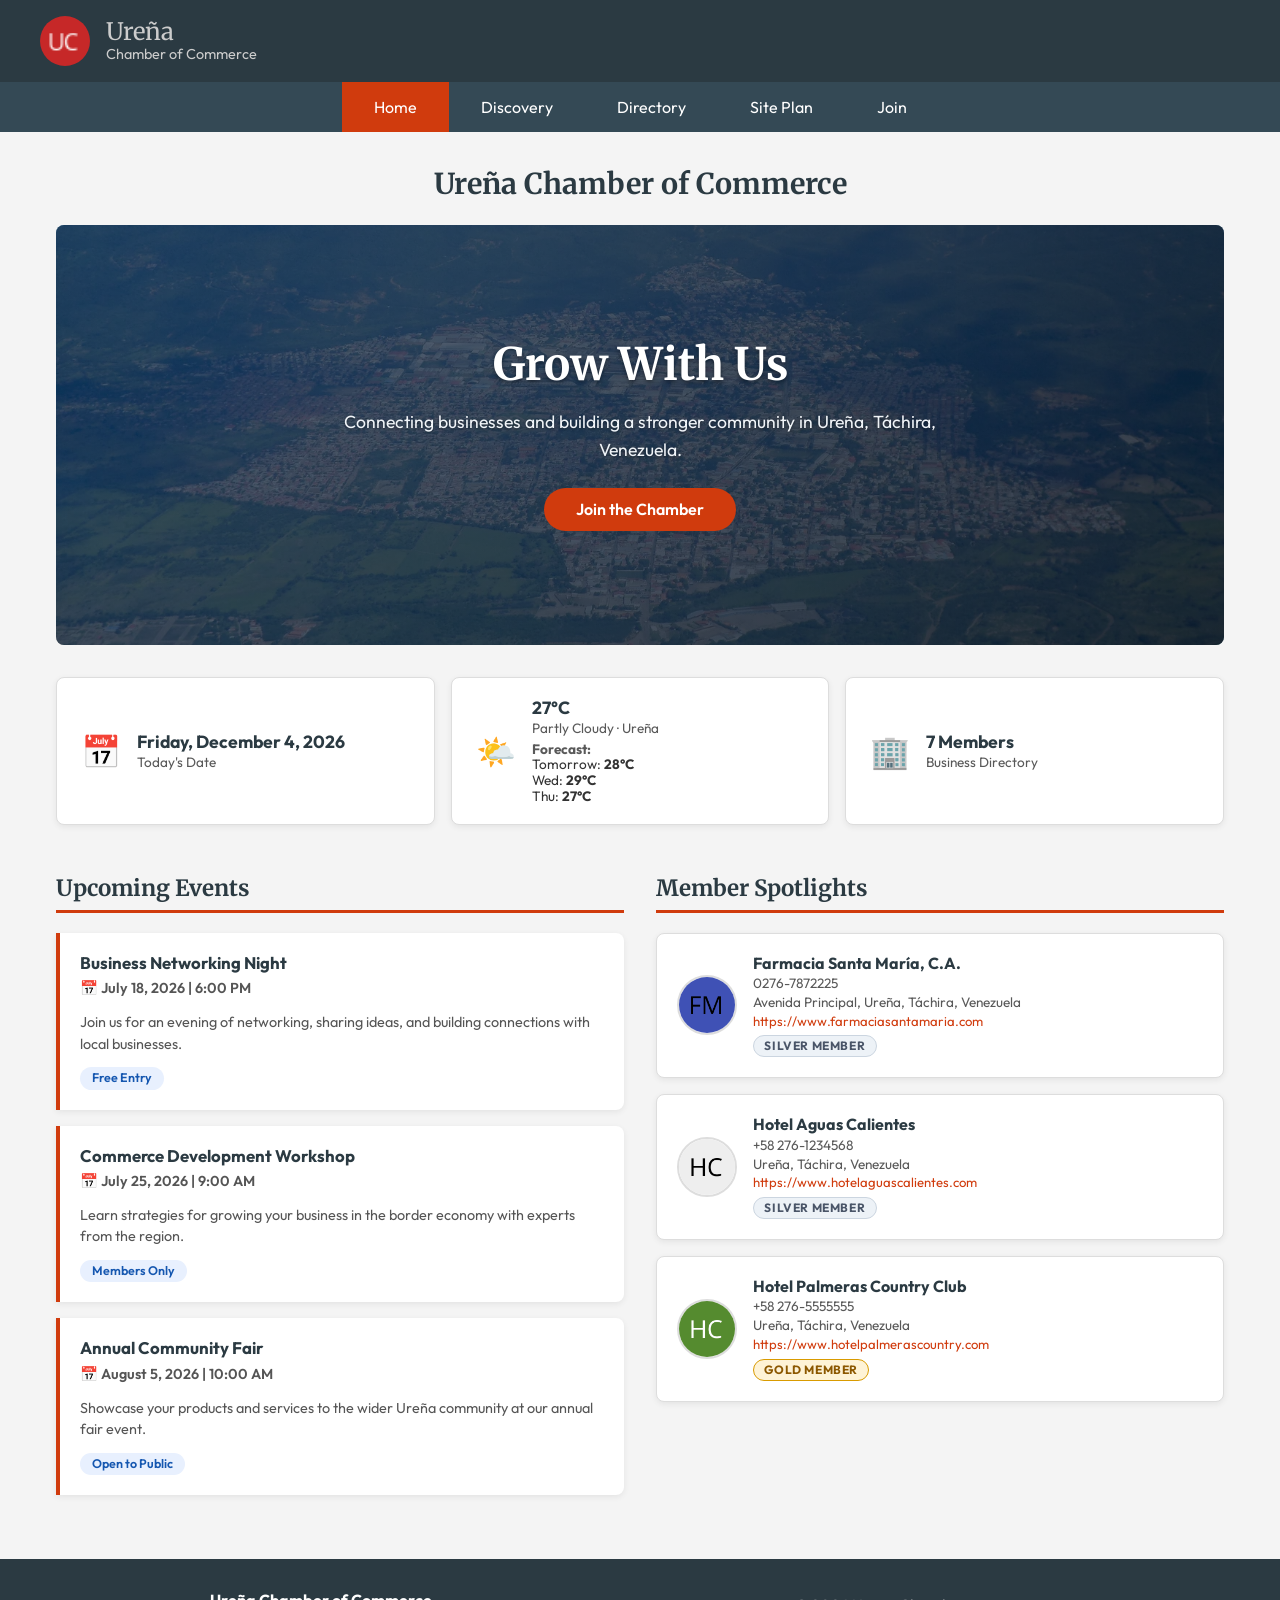
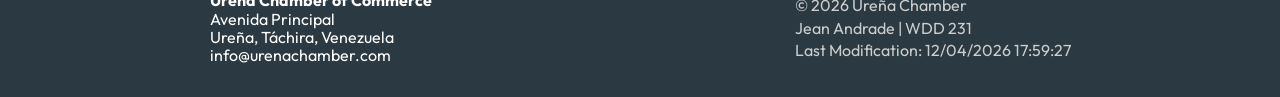
<file: chamber/index.html>
<!DOCTYPE html>
<html lang="en-US">
<head>
  <meta charset="utf-8">
  <meta name="viewport" content="width=device-width, initial-scale=1">
  <title>Ureña Chamber of Commerce</title>
  <meta name="description" content="Welcome to the Ureña Chamber of Commerce — connecting businesses and growing our community in Táchira, Venezuela.">
  <meta name="author" content="Jean Andrade">

  <!-- Open Graph Meta Tags -->
  <meta property="og:title" content="Ureña Chamber of Commerce">
  <meta property="og:description" content="Connecting businesses and growing our community in Ureña, Táchira, Venezuela.">
  <meta property="og:image" content="https://chronojean.github.io/wdd231/chamber/images/favicon.png">
  <meta property="og:url" content="https://chronojean.github.io/wdd231/chamber/index.html">

  <!-- Favicon -->
  <link rel="icon" type="image/png" href="images/favicon.png">

  <!-- Google Fonts -->
  <link rel="preconnect" href="https://fonts.googleapis.com">
  <link rel="preconnect" href="https://fonts.gstatic.com" crossorigin>
  <link href="https://fonts.googleapis.com/css2?family=Outfit:wght@400;600;700&family=Merriweather:wght@400;700&display=swap" rel="stylesheet">

  <!-- CSS -->
  <link rel="stylesheet" href="styles/normalize.css">
  <link rel="stylesheet" href="styles/small.css">
  <link rel="stylesheet" href="styles/larger.css" media="screen and (min-width: 600px)">

  <!-- JS -->
  <script src="scripts/navigation.js" defer></script>
  <script src="scripts/home.js" defer></script>
</head>
<body>
  <header>
    <div class="header-content">
      <div class="logo-area">
        <img src="images/favicon.png" alt="Ureña Chamber of Commerce Logo" class="logo">
        <div class="site-title">
          <span class="heading">Ureña</span>
          <span>Chamber of Commerce</span>
        </div>
      </div>
      <button id="menu" aria-label="Menu" aria-expanded="false"></button>
    </div>
  </header>

  <nav>
    <ul class="navigation">
      <li><a href="index.html" class="active">Home</a></li>
      <li><a href="#">Discovery</a></li>
      <li><a href="directory.html">Directory</a></li>
      <li><a href="siteplan.html">Site Plan</a></li>
      <li><a href="join.html">Join</a></li>
    </ul>
  </nav>

  <main>
    <h1>Ureña Chamber of Commerce</h1>
    <!-- Hero Banner -->
    <section class="hero">
      <picture class="hero-bg">
        <source srcset="images/hero-large.webp 1600w, images/hero-medium.webp 800w, images/hero-small.webp 400w" sizes="(max-width: 600px) 400px, (max-width: 1024px) 800px, 1600px" type="image/webp">
        <source srcset="images/hero-large.jpg 1600w, images/hero-medium.jpg 800w, images/hero-small.jpg 400w" sizes="(max-width: 600px) 400px, (max-width: 1024px) 800px, 1600px" type="image/jpeg">
        <img src="https://upload.wikimedia.org/wikipedia/commons/thumb/a/a4/Ure%C3%B1a_Tch_Vzla_nov_2019.jpg/3840px-Ure%C3%B1a_Tch_Vzla_nov_2019.jpg" alt="Panoramic view of Ureña, Táchira, Venezuela" width="1600" height="1200" fetchpriority="high">
      </picture>
      <div class="hero-overlay"></div>
      <div class="hero-content">
        <h2>Grow With Us</h2>
        <p>Connecting businesses and building a stronger community in Ureña, Táchira, Venezuela.</p>
        <a href="join.html" class="hero-btn">Join the Chamber</a>
      </div>
    </section>

    <!-- Info Cards Row -->
    <div class="info-cards">
      <div class="info-card">
        <span class="info-icon">📅</span>
        <div>
          <h3 id="current-date">Loading...</h3>
          <p>Today's Date</p>
        </div>
      </div>
      <div class="info-card" id="weather-card">
        <span class="info-icon">🌤️</span>
        <div>
          <h3 id="weather-temp">--°C</h3>
          <p id="weather-desc">Ureña, Táchira</p>
          <div id="weather-forecast">
            <p><strong>Forecast:</strong></p>
            <ul id="forecast-list">
              <li>Loading...</li>
            </ul>
          </div>
        </div>
      </div>
      <div class="info-card">
        <span class="info-icon">🏢</span>
        <div>
          <h3>7 Members</h3>
          <p>Business Directory</p>
        </div>
      </div>
    </div>

    <!-- Events & Spotlights Layout -->
    <div class="home-grid">
      <!-- Events Section -->
      <section class="events-section">
        <h2>Upcoming Events</h2>
        <div class="event-card">
          <h3>Business Networking Night</h3>
          <p class="event-date">📅 July 18, 2026 | 6:00 PM</p>
          <p>Join us for an evening of networking, sharing ideas, and building connections with local businesses.</p>
          <span class="event-badge">Free Entry</span>
        </div>
        <div class="event-card">
          <h3>Commerce Development Workshop</h3>
          <p class="event-date">📅 July 25, 2026 | 9:00 AM</p>
          <p>Learn strategies for growing your business in the border economy with experts from the region.</p>
          <span class="event-badge">Members Only</span>
        </div>
        <div class="event-card">
          <h3>Annual Community Fair</h3>
          <p class="event-date">📅 August 5, 2026 | 10:00 AM</p>
          <p>Showcase your products and services to the wider Ureña community at our annual fair event.</p>
          <span class="event-badge">Open to Public</span>
        </div>
      </section>

      <!-- Spotlights Section -->
      <section class="spotlights-section">
        <h2>Member Spotlights</h2>
        <div id="spotlights-container">
          <!-- Injected by home.js -->
          <p>Loading spotlights...</p>
        </div>
      </section>
    </div>
  </main>

  <footer>
    <div class="footer-info">
      <div>
        <strong>Ureña Chamber of Commerce</strong><br>
        Avenida Principal<br>
        Ureña, Táchira, Venezuela<br>
        info@urenachamber.com
      </div>
      <div>
        <p>&copy; <span id="currentyear"></span> Ureña Chamber</p>
        <p>Jean Andrade | WDD 231</p>
        <p id="lastModified"></p>
      </div>
    </div>
  </footer>
</body>
</html>
</file>
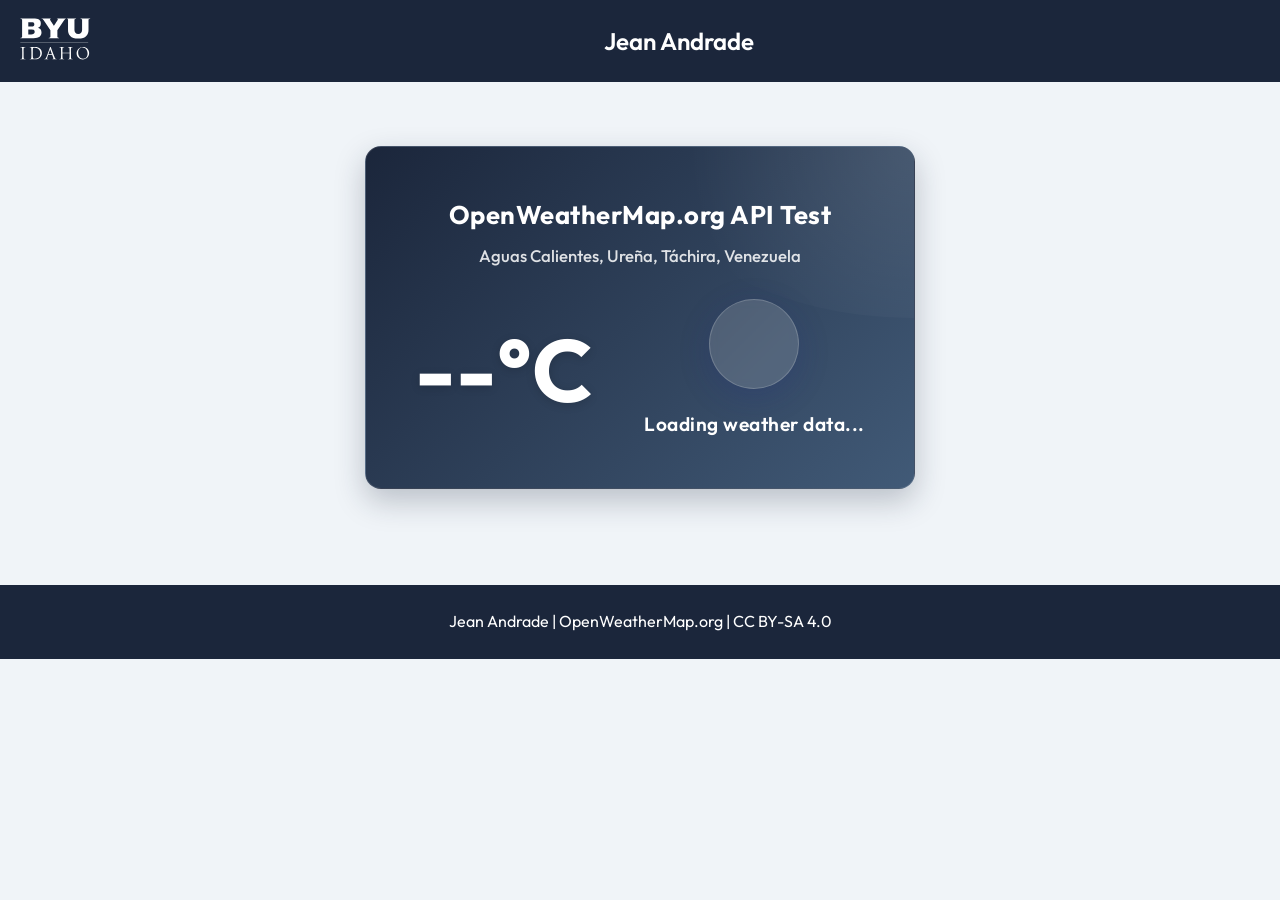
<file: weather.html>
<!DOCTYPE html>
<html lang="en-US">
<head>
  <meta charset="UTF-8">
  <meta name="viewport" content="width=device-width, initial-scale=1.0">
  <title>WDD 231 | Weather API Test</title>
  <meta name="description" content="OpenWeatherMap API Test page for WDD 231 Web Frontend Development I course.">
  <meta name="author" content="Jean Andrade">
  
  <link rel="preconnect" href="https://fonts.googleapis.com">
  <link rel="preconnect" href="https://fonts.gstatic.com" crossorigin>
  <link href="https://fonts.googleapis.com/css2?family=Outfit:wght@400;600;700&display=swap" rel="stylesheet">
  
  <link rel="stylesheet" href="styles/small.css">
  <link rel="stylesheet" href="styles/larger.css" media="screen and (min-width: 600px)">
  
  <script src="scripts/weather.js" defer></script>
</head>
<body>
  <header>
    <img src="images/byui-logo.svg" alt="BYU-I logo">
    <span>Jean Andrade</span>
  </header>
  
  <main>
    <div class="weather-card">
      <h2>OpenWeatherMap.org API Test</h2>
      <div class="location">Aguas Calientes, Ureña, Táchira, Venezuela</div>
      
      <div class="weather-info">
        <div class="temp-container">
          <span id="current-temp">--&deg;C</span>
        </div>
        
        <figure>
          <div class="icon-backdrop">
            <img id="weather-icon" src="data:image/svg+xml;utf8,<svg xmlns='http://www.w3.org/2000/svg' width='100' height='100'></svg>" alt="Weather icon placeholder">
          </div>
          <figcaption>Loading weather data...</figcaption>
        </figure>
      </div>
    </div>
  </main>
  
  <footer>
    <p>Jean Andrade | OpenWeatherMap.org | CC BY-SA 4.0</p>
  </footer>
</body>
</html>
</file>
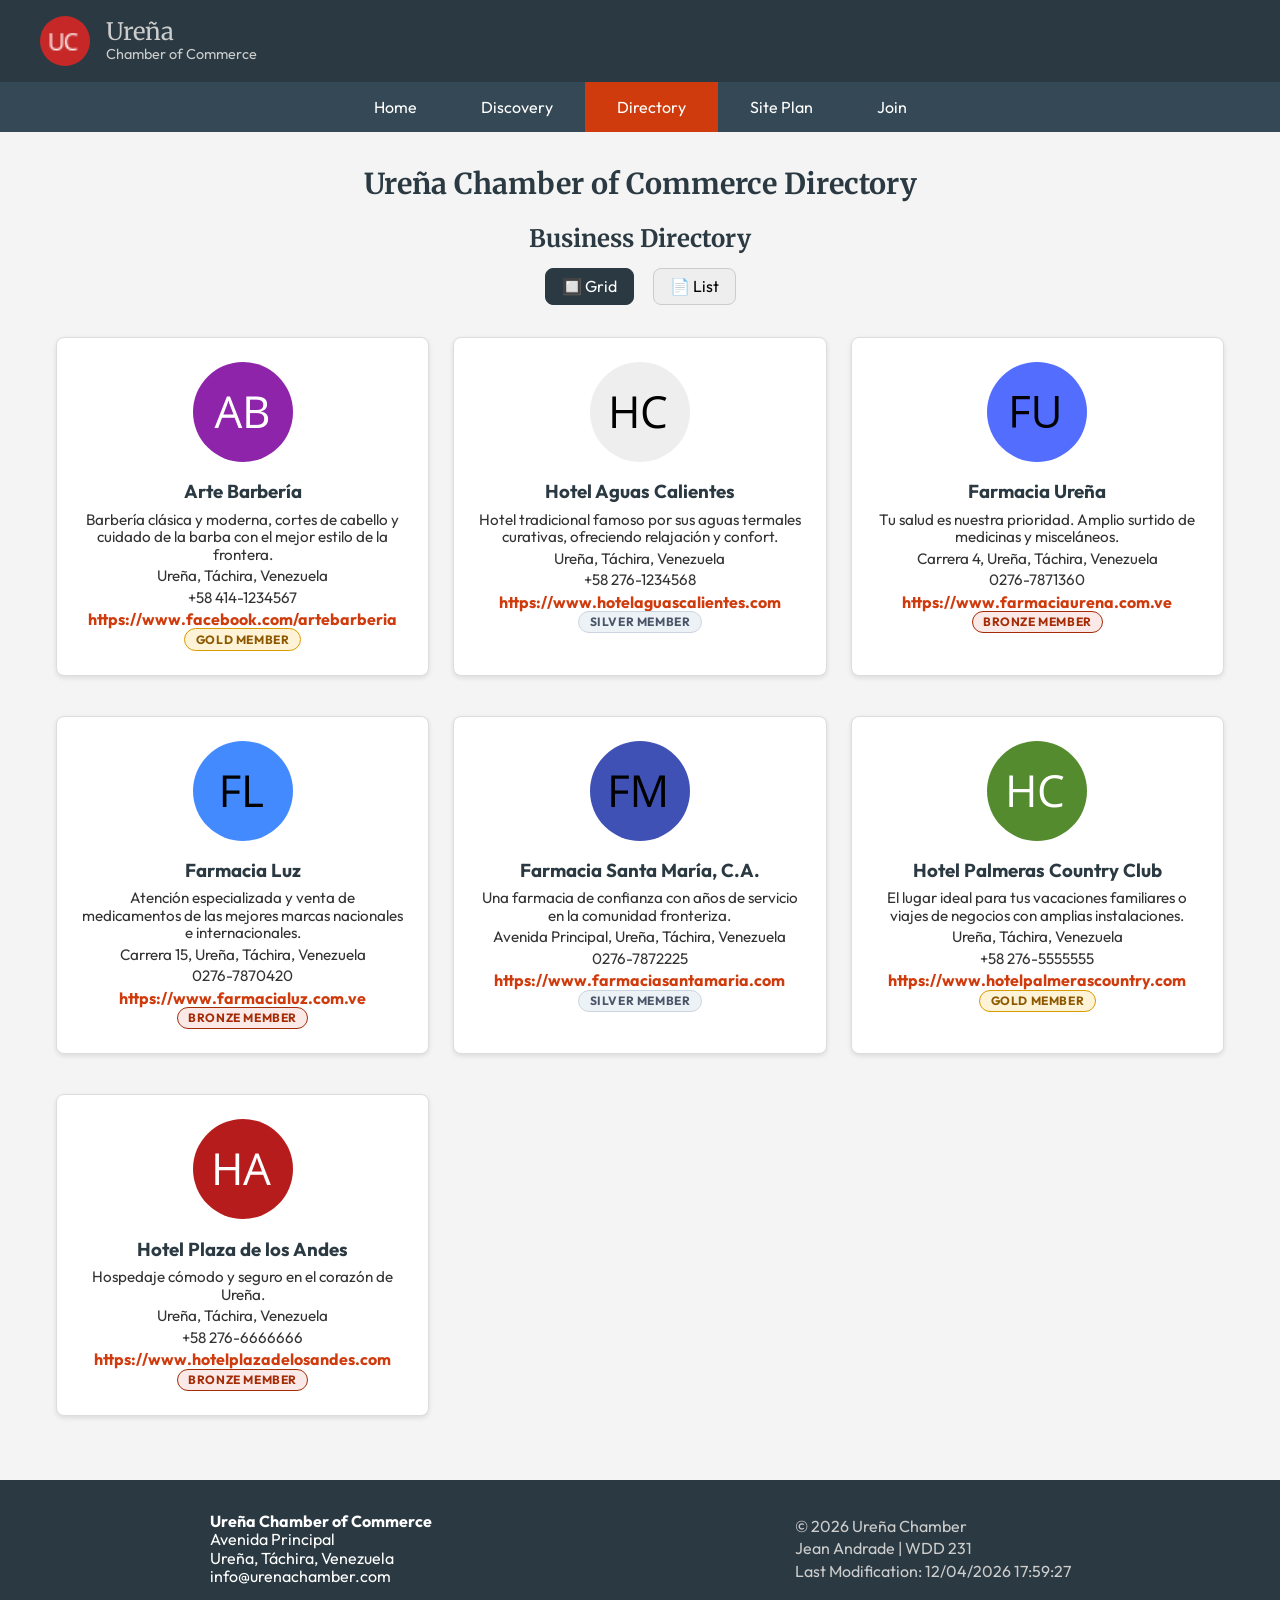
<file: chamber/directory.html>
<!DOCTYPE html>
<html lang="en-US">
<head>
  <meta charset="utf-8">
  <meta name="viewport" content="width=device-width, initial-scale=1">
  <title>Ureña Chamber of Commerce Directory</title>
  <meta name="description" content="Discover businesses in Ureña, Táchira, Venezuela. Join the Ureña Chamber of Commerce to grow your business network.">
  <meta name="author" content="Jean Andrade">
  
  <!-- Open Graph Meta Tags for Facebook -->
  <meta property="og:title" content="Ureña Chamber of Commerce">
  <meta property="og:description" content="Discover businesses and services in Ureña, Táchira. Join our growing business community.">
  <meta property="og:image" content="https://chronojean.github.io/wdd231/chamber/images/favicon.png">
  <meta property="og:url" content="https://chronojean.github.io/wdd231/chamber/directory.html">
  
  <!-- Favicon -->
  <link rel="icon" type="image/png" href="images/favicon.png">

  <!-- Google Fonts -->
  <link rel="preconnect" href="https://fonts.googleapis.com">
  <link rel="preconnect" href="https://fonts.gstatic.com" crossorigin>
  <link href="https://fonts.googleapis.com/css2?family=Outfit:wght@400;600;700&family=Merriweather:wght@400;700&display=swap" rel="stylesheet">
  
  <!-- CSS -->
  <link rel="stylesheet" href="styles/normalize.css">
  <link rel="stylesheet" href="styles/small.css">
  <link rel="stylesheet" href="styles/larger.css" media="screen and (min-width: 600px)">
  
  <!-- JS -->
  <script src="scripts/navigation.js" defer></script>
  <script src="scripts/directory.js" defer></script>
</head>
<body>
  <header>
    <div class="header-content">
      <div class="logo-area">
        <img src="images/favicon.png" alt="Ureña Chamber of Commerce Logo" class="logo">
        <div class="site-title">
          <span class="heading">Ureña</span>
          <span>Chamber of Commerce</span>
        </div>
      </div>
      <button id="menu" aria-label="Menu" aria-expanded="false"></button>
    </div>
  </header>
  
  <nav>
    <ul class="navigation">
      <li><a href="index.html">Home</a></li>
      <li><a href="#">Discovery</a></li>
      <li><a href="directory.html" class="active">Directory</a></li>
      <li><a href="siteplan.html">Site Plan</a></li>
      <li><a href="#">Join</a></li>
    </ul>
  </nav>

  <main>
    <h1>Ureña Chamber of Commerce Directory</h1>
    <div class="title-container">
      <h2>Business Directory</h2>
    </div>
    
    <div class="directory-controls">
      <button id="grid-btn" class="active">🔲 Grid</button>
      <button id="list-btn">📄 List</button>
    </div>

    <div id="directory-container" class="grid">
      <!-- Cards dynamically injected here -->
    </div>
  </main>

  <footer>
    <div class="footer-info">
      <div>
        <strong>Ureña Chamber of Commerce</strong><br>
        Avenida Principal<br>
        Ureña, Táchira, Venezuela<br>
        info@urenachamber.com
      </div>
      <div>
        <p>&copy; <span id="currentyear"></span> Ureña Chamber</p>
        <p>Jean Andrade | WDD 231</p>
        <p id="lastModified"></p>
      </div>
    </div>
  </footer>
</body>
</html>
</file>
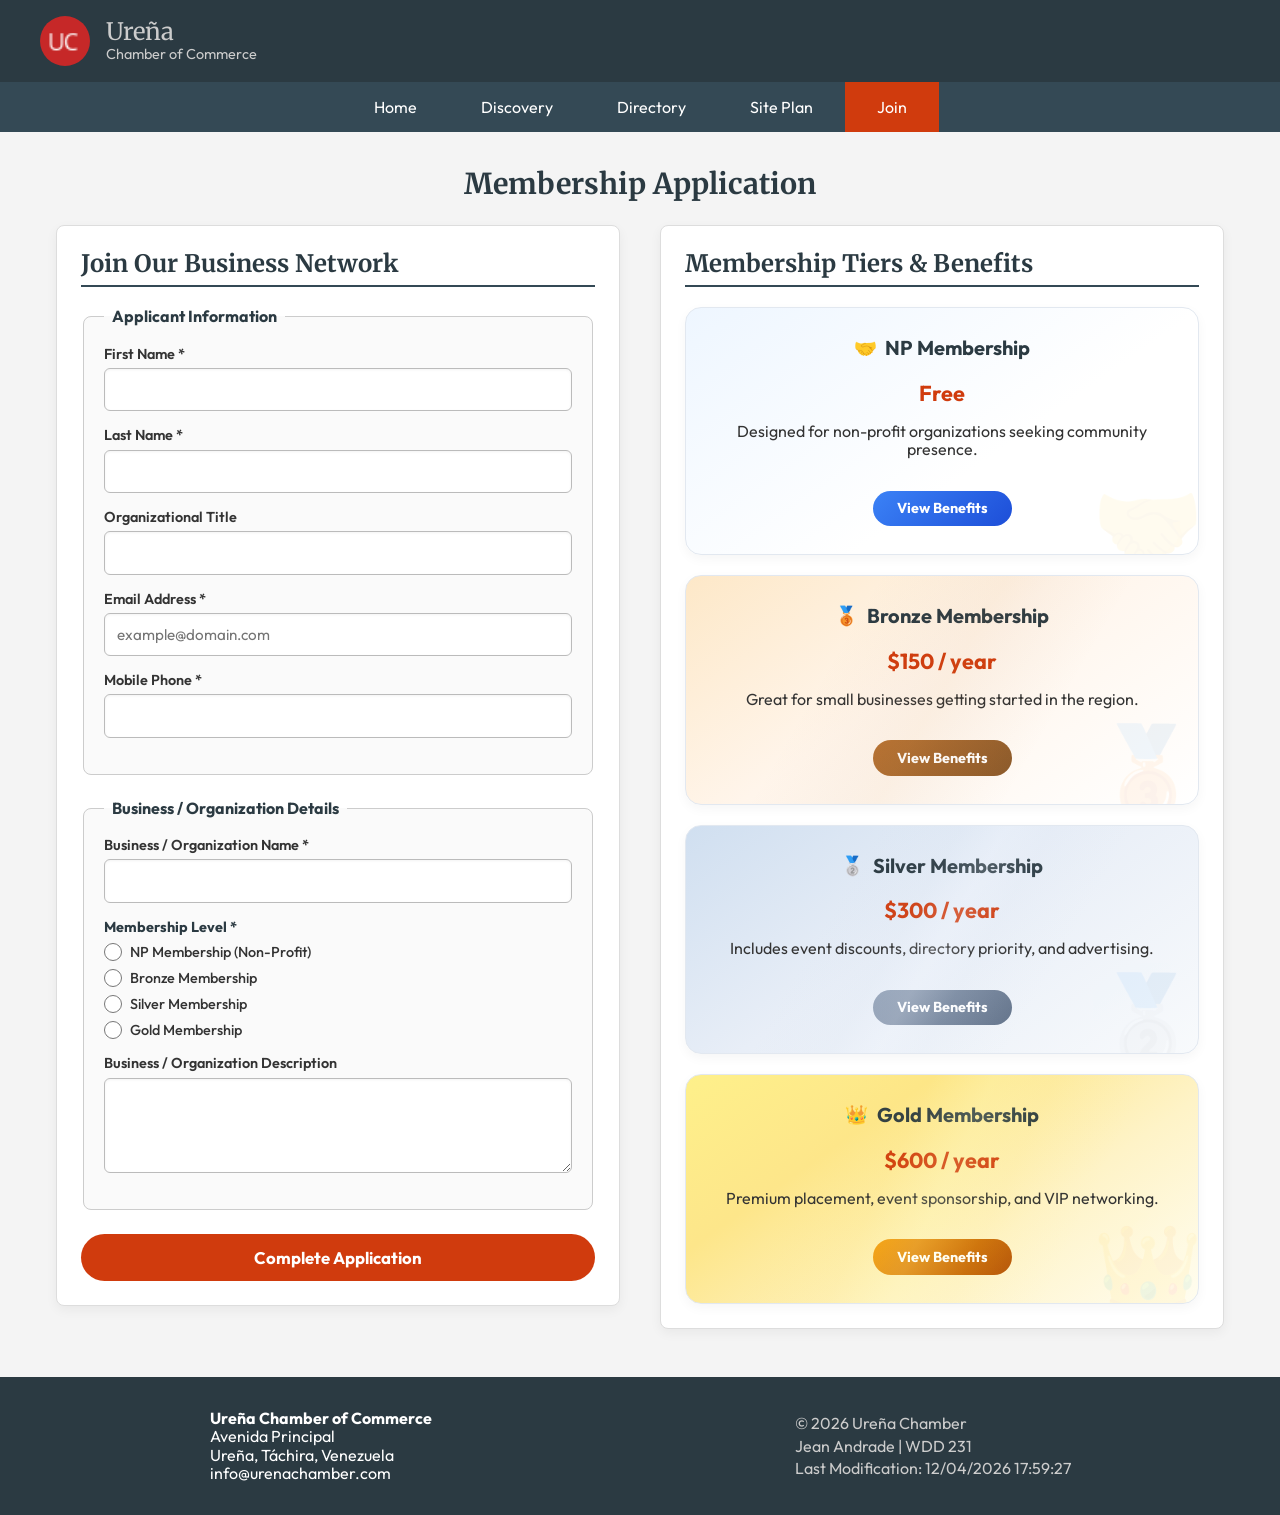
<file: chamber/join.html>
<!DOCTYPE html>
<html lang="en-US">
<head>
  <meta charset="utf-8">
  <meta name="viewport" content="width=device-width, initial-scale=1">
  <title>Join the Ureña Chamber of Commerce</title>
  <meta name="description" content="Apply for membership with the Ureña Chamber of Commerce. Discover member benefits and join our local business network.">
  <meta name="author" content="Jean Andrade">

  <!-- Open Graph Meta Tags -->
  <meta property="og:title" content="Join the Ureña Chamber of Commerce">
  <meta property="og:description" content="Apply for membership and grow your business network in Ureña, Táchira, Venezuela.">
  <meta property="og:image" content="https://chronojean.github.io/wdd231/chamber/images/favicon.png">
  <meta property="og:url" content="https://chronojean.github.io/wdd231/chamber/join.html">

  <!-- Favicon -->
  <link rel="icon" type="image/png" href="images/favicon.png">

  <!-- Google Fonts -->
  <link rel="preconnect" href="https://fonts.googleapis.com">
  <link rel="preconnect" href="https://fonts.gstatic.com" crossorigin>
  <link href="https://fonts.googleapis.com/css2?family=Outfit:wght@400;600;700&family=Merriweather:wght@400;700&display=swap" rel="stylesheet">

  <!-- CSS -->
  <link rel="stylesheet" href="styles/normalize.css">
  <link rel="stylesheet" href="styles/small.css">
  <link rel="stylesheet" href="styles/larger.css" media="screen and (min-width: 600px)">

  <!-- JS -->
  <script src="scripts/navigation.js" defer></script>
  <script src="scripts/join.js" defer></script>
</head>
<body>
  <header>
    <div class="header-content">
      <div class="logo-area">
        <img src="images/favicon.png" alt="Ureña Chamber of Commerce Logo" class="logo">
        <div class="site-title">
          <span class="heading">Ureña</span>
          <span>Chamber of Commerce</span>
        </div>
      </div>
      <button id="menu" aria-label="Menu" aria-expanded="false"></button>
    </div>
  </header>

  <nav>
    <ul class="navigation">
      <li><a href="index.html">Home</a></li>
      <li><a href="#">Discovery</a></li>
      <li><a href="directory.html">Directory</a></li>
      <li><a href="siteplan.html">Site Plan</a></li>
      <li><a href="join.html" class="active">Join</a></li>
    </ul>
  </nav>

  <main>
    <h1>Membership Application</h1>

    <div class="join-container">
      <!-- Membership Application Form -->
      <section class="form-section">
        <h2>Join Our Business Network</h2>
        <form method="get" action="thankyou.html" id="join-form">
          <fieldset>
            <legend>Applicant Information</legend>

            <label for="fname">
              First Name *
              <input type="text" id="fname" name="fname" required autocomplete="given-name" title="Please enter your first name">
            </label>

            <label for="lname">
              Last Name *
              <input type="text" id="lname" name="lname" required autocomplete="family-name" title="Please enter your last name">
            </label>

            <label for="title">
              Organizational Title
              <input type="text" id="title" name="title" autocomplete="organization-title" pattern="[A-Za-z\s\-]{7,}" title="Alpha characters, spaces, and hyphens only, at least 7 characters">
            </label>

            <label for="email">
              Email Address *
              <input type="email" id="email" name="email" required autocomplete="email" placeholder="example@domain.com" title="Please enter a valid email address">
            </label>

            <label for="phone">
              Mobile Phone *
              <input type="tel" id="phone" name="phone" required autocomplete="tel" title="Please enter your mobile phone number">
            </label>
          </fieldset>

          <fieldset>
            <legend>Business / Organization Details</legend>

            <label for="organization">
              Business / Organization Name *
              <input type="text" id="organization" name="organization" required autocomplete="organization" title="Please enter your business or organization name">
            </label>

            <div class="membership-selection">
              <span class="select-label">Membership Level *</span>
              
              <label class="radio-label">
                <input type="radio" name="membershipLevel" value="NP Membership" required>
                <span>NP Membership (Non-Profit)</span>
              </label>

              <label class="radio-label">
                <input type="radio" name="membershipLevel" value="Bronze Membership">
                <span>Bronze Membership</span>
              </label>

              <label class="radio-label">
                <input type="radio" name="membershipLevel" value="Silver Membership">
                <span>Silver Membership</span>
              </label>

              <label class="radio-label">
                <input type="radio" name="membershipLevel" value="Gold Membership">
                <span>Gold Membership</span>
              </label>
            </div>

            <label for="description">
              Business / Organization Description
              <textarea id="description" name="description" rows="4" title="Describe your business or organization"></textarea>
            </label>

            <input type="hidden" id="timestamp" name="timestamp">
          </fieldset>

          <input type="submit" value="Complete Application" class="submit-btn">
        </form>
      </section>

      <!-- Membership Cards Section -->
      <section class="cards-section">
        <h2>Membership Tiers & Benefits</h2>
        <div class="membership-cards">
          <div class="tier-card np">
            <span class="tier-bg-icon" aria-hidden="true">🤝</span>
            <h3><span class="tier-icon" aria-hidden="true">🤝</span> NP Membership</h3>
            <p class="price">Free</p>
            <p>Designed for non-profit organizations seeking community presence.</p>
            <button class="benefit-btn" data-modal="modal-np">View Benefits</button>
          </div>

          <div class="tier-card bronze">
            <span class="tier-bg-icon" aria-hidden="true">🥉</span>
            <h3><span class="tier-icon" aria-hidden="true">🥉</span> Bronze Membership</h3>
            <p class="price">$150 / year</p>
            <p>Great for small businesses getting started in the region.</p>
            <button class="benefit-btn" data-modal="modal-bronze">View Benefits</button>
          </div>

          <div class="tier-card silver">
            <span class="tier-bg-icon" aria-hidden="true">🥈</span>
            <h3><span class="tier-icon" aria-hidden="true">🥈</span> Silver Membership</h3>
            <p class="price">$300 / year</p>
            <p>Includes event discounts, directory priority, and advertising.</p>
            <button class="benefit-btn" data-modal="modal-silver">View Benefits</button>
          </div>

          <div class="tier-card gold">
            <span class="tier-bg-icon" aria-hidden="true">👑</span>
            <h3><span class="tier-icon" aria-hidden="true">👑</span> Gold Membership</h3>
            <p class="price">$600 / year</p>
            <p>Premium placement, event sponsorship, and VIP networking.</p>
            <button class="benefit-btn" data-modal="modal-gold">View Benefits</button>
          </div>
        </div>
      </section>
    </div>

    <!-- Modal Dialogs for Membership Benefits -->
    <dialog id="modal-np">
      <button class="close-modal" aria-label="Close dialog">✕</button>
      <h2>NP Membership Details</h2>
      <p class="tier-subtitle">For non-profit and educational organizations</p>
      <ul>
        <li>Free membership with verified non-profit status</li>
        <li>Listing in the Ureña Chamber Directory</li>
        <li>Access to community networking events</li>
        <li>Monthly chamber newsletter subscription</li>
      </ul>
    </dialog>

    <dialog id="modal-bronze">
      <button class="close-modal" aria-label="Close dialog">✕</button>
      <h2>Bronze Membership Details</h2>
      <p class="tier-subtitle">Ideal for startups and small local businesses</p>
      <ul>
        <li>Standard business listing in the Chamber Directory</li>
        <li>10% discount on Chamber workshop registrations</li>
        <li>Social media welcome spotlight upon joining</li>
        <li>Access to business referral networks</li>
      </ul>
    </dialog>

    <dialog id="modal-silver">
      <button class="close-modal" aria-label="Close dialog">✕</button>
      <h2>Silver Membership Details</h2>
      <p class="tier-subtitle">Enhanced visibility for growing businesses</p>
      <ul>
        <li>Featured placement in the Business Directory</li>
        <li>25% discount on all Chamber events and trade fairs</li>
        <li>Homepage spotlight banner rotation eligibility</li>
        <li>Quarterly promotional post on Chamber social channels</li>
        <li>2 free tickets to Annual Networking Night</li>
      </ul>
    </dialog>

    <dialog id="modal-gold">
      <button class="close-modal" aria-label="Close dialog">✕</button>
      <h2>Gold Membership Details</h2>
      <p class="tier-subtitle">VIP benefits and maximum community exposure</p>
      <ul>
        <li>Top-tier directory listing with bold badge branding</li>
        <li>Permanent spotlight placement on Chamber home page</li>
        <li>VIP tickets & sponsorship status at all Chamber events</li>
        <li>Exclusive advocacy and regional trade board representation</li>
        <li>Dedicated monthly press release distribution</li>
      </ul>
    </dialog>
  </main>

  <footer>
    <div class="footer-info">
      <div>
        <strong>Ureña Chamber of Commerce</strong><br>
        Avenida Principal<br>
        Ureña, Táchira, Venezuela<br>
        info@urenachamber.com
      </div>
      <div>
        <p>&copy; <span id="currentyear"></span> Ureña Chamber</p>
        <p>Jean Andrade | WDD 231</p>
        <p id="lastModified"></p>
      </div>
    </div>
  </footer>
</body>
</html>
</file>
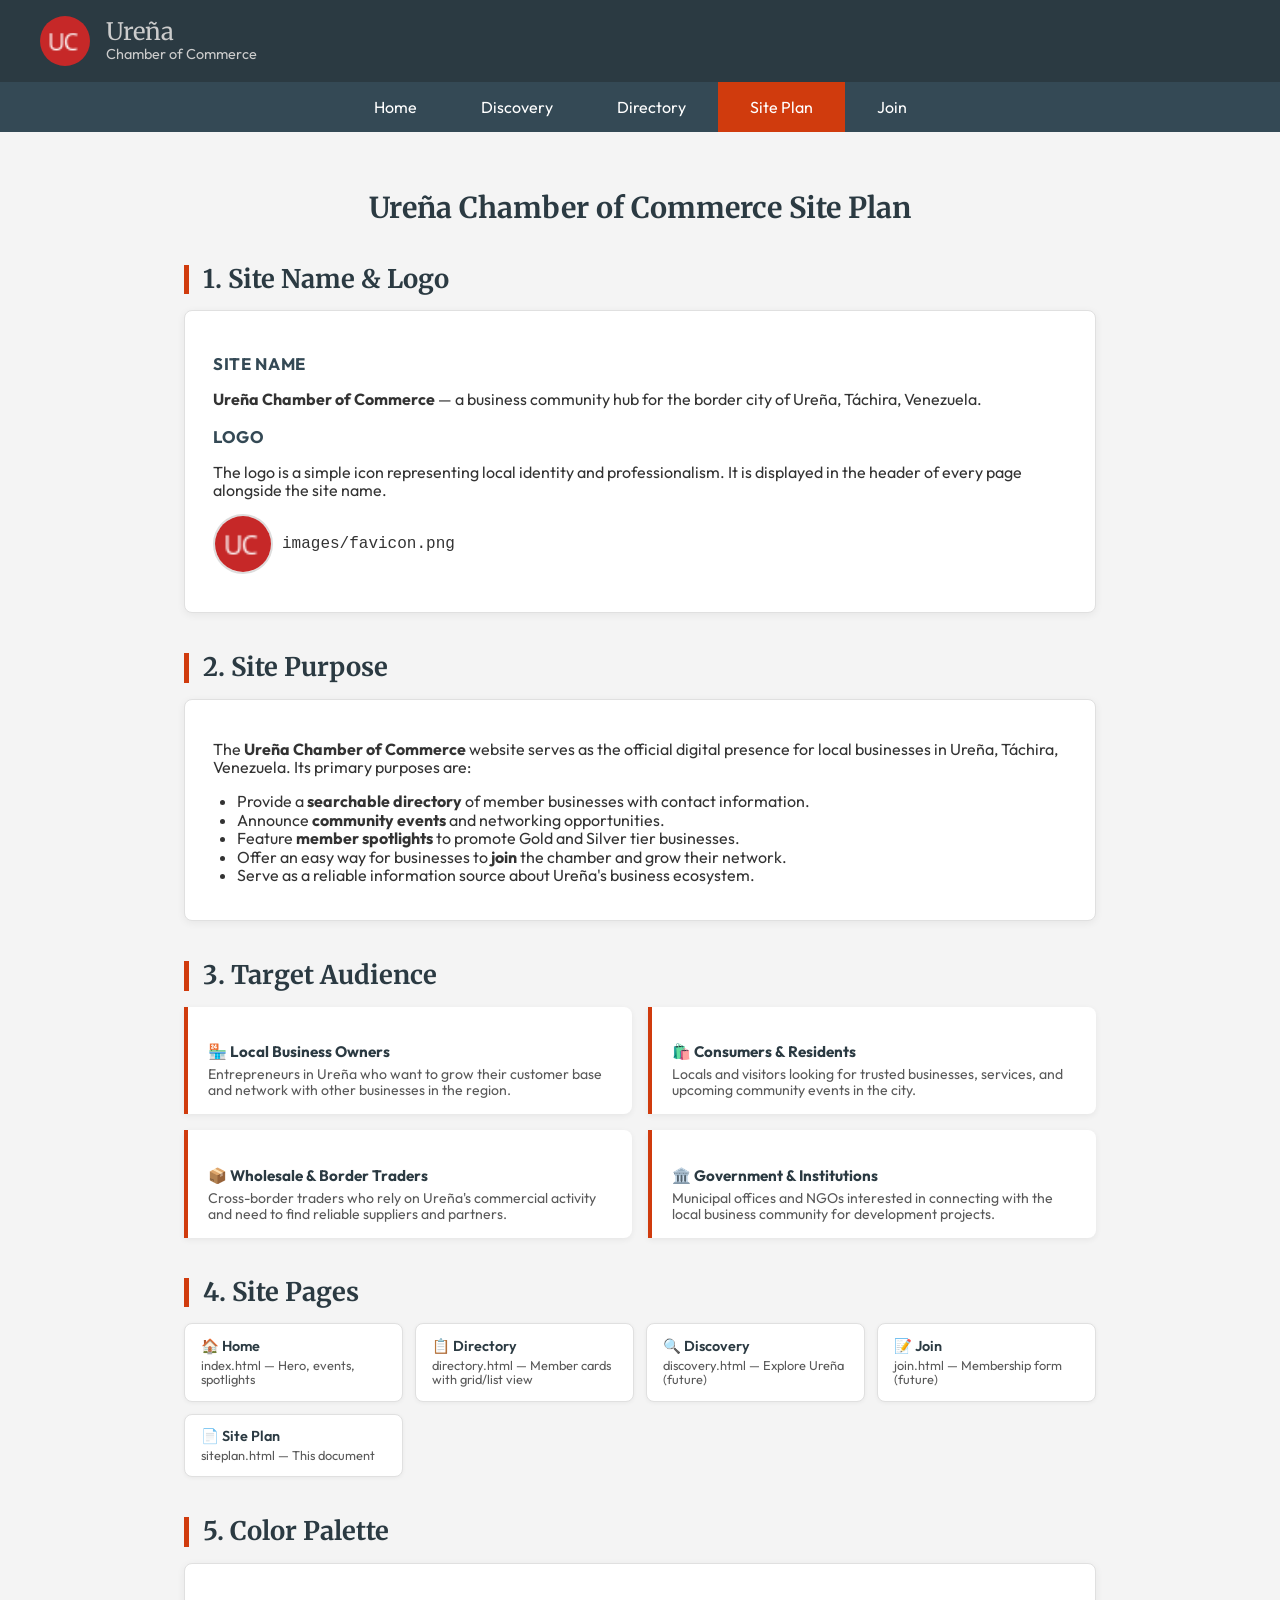
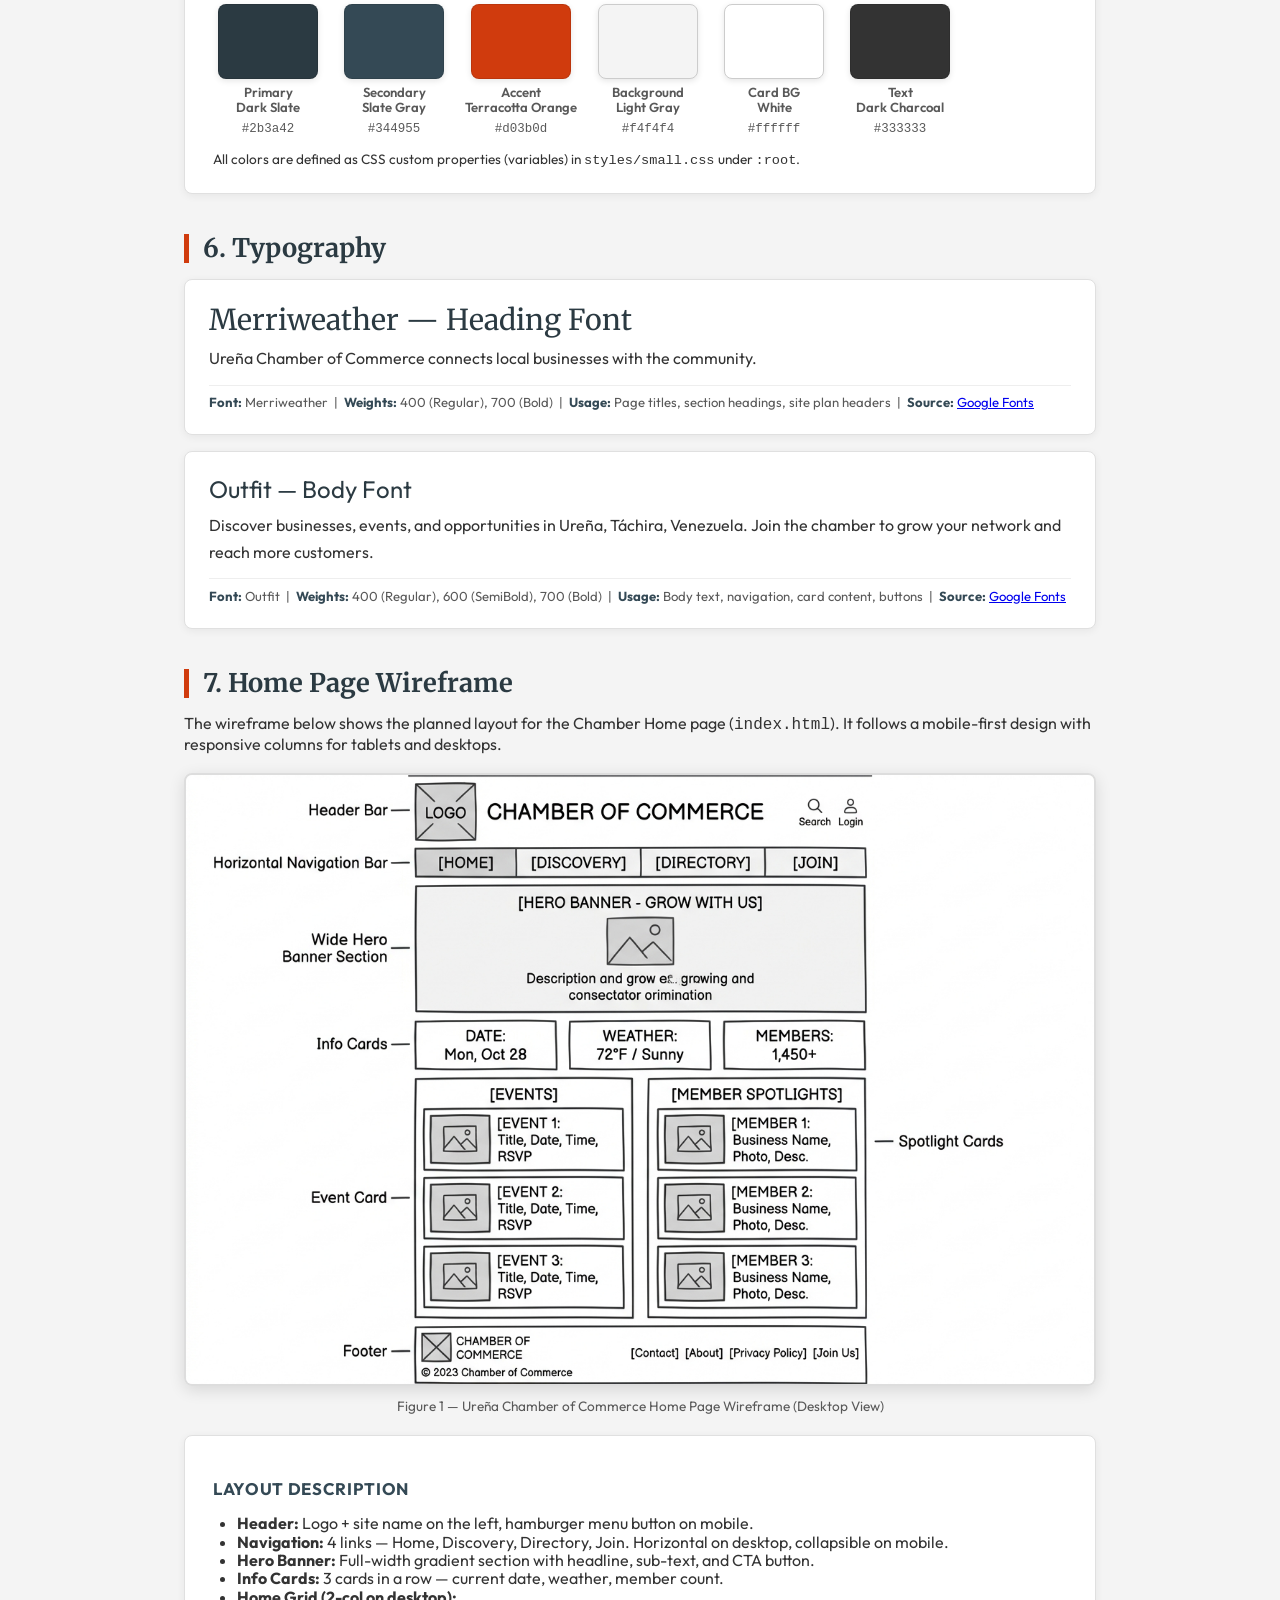
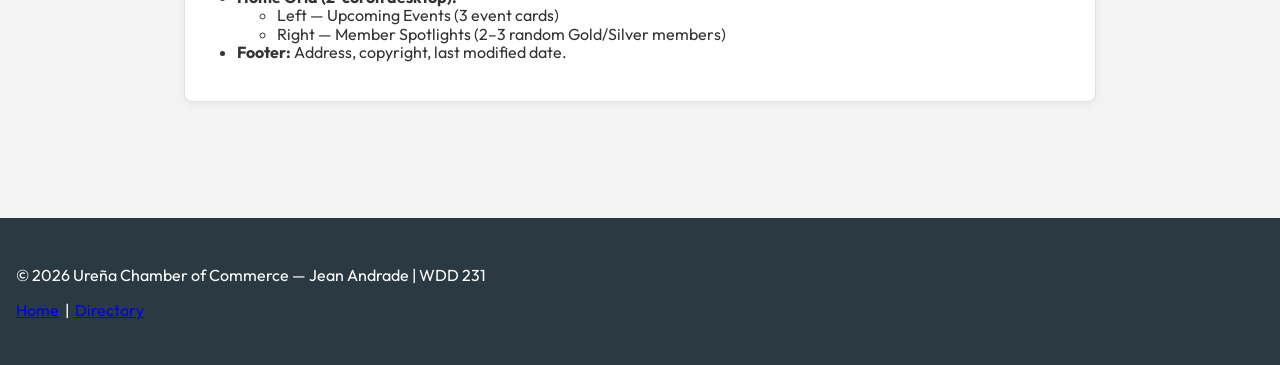
<file: chamber/siteplan.html>
<!DOCTYPE html>
<html lang="en-US">
<head>
  <meta charset="utf-8">
  <meta name="viewport" content="width=device-width, initial-scale=1">
  <title>Ureña Chamber of Commerce – Site Plan</title>
  <meta name="description" content="Site plan document for the Ureña Chamber of Commerce website — WDD 231 project by Jean Andrade.">
  <meta name="author" content="Jean Andrade">

  <!-- Favicon -->
  <link rel="icon" type="image/png" href="images/favicon.png">

  <!-- Google Fonts -->
  <link rel="preconnect" href="https://fonts.googleapis.com">
  <link rel="preconnect" href="https://fonts.gstatic.com" crossorigin>
  <link href="https://fonts.googleapis.com/css2?family=Outfit:wght@400;600;700&family=Merriweather:wght@400;700&display=swap" rel="stylesheet">

  <!-- Shared Chamber CSS -->
  <link rel="stylesheet" href="styles/normalize.css">
  <link rel="stylesheet" href="styles/small.css">
  <link rel="stylesheet" href="styles/larger.css" media="screen and (min-width: 600px)">

  <!-- Navigation JS -->
  <script src="scripts/navigation.js" defer></script>

  <!-- Siteplan-specific styles -->
  <link rel="stylesheet" href="styles/siteplan.css">

</head>
<body>

  <header>
    <div class="header-content">
      <div class="logo-area">
        <img src="images/favicon.png" alt="Ureña Chamber of Commerce Logo" class="logo">
        <div class="site-title">
          <span class="heading">Ureña</span>
          <span>Chamber of Commerce</span>
        </div>
      </div>
      <button id="menu" aria-label="Menu" aria-expanded="false"></button>
    </div>
  </header>

  <nav>
    <ul class="navigation">
      <li><a href="index.html">Home</a></li>
      <li><a href="#">Discovery</a></li>
      <li><a href="directory.html">Directory</a></li>
      <li><a href="siteplan.html" class="active">Site Plan</a></li>
      <li><a href="join.html">Join</a></li>
    </ul>
  </nav>

  <main>
    <h1>Ureña Chamber of Commerce Site Plan</h1>

    <!-- ── 1. Site Name & Logo ─────────────────────────────── -->
    <h2>1. Site Name &amp; Logo</h2>
    <div class="info-box">
      <h3>Site Name</h3>
      <p><strong>Ureña Chamber of Commerce</strong> — a business community hub for the border city of Ureña, Táchira, Venezuela.</p>
      <h3>Logo</h3>
      <p>The logo is a simple icon representing local identity and professionalism.
        It is displayed in the header of every page alongside the site name.</p>
      <p style="margin-top:0.5rem;">
        <img src="images/favicon.png" alt="Chamber Logo" style="width:60px;height:60px;border-radius:50%;border:2px solid #ddd;vertical-align:middle;">
        &nbsp; <code>images/favicon.png</code>
      </p>
    </div>

    <!-- ── 2. Site Purpose ─────────────────────────────────── -->
    <h2>2. Site Purpose</h2>
    <div class="info-box">
      <p>The <strong>Ureña Chamber of Commerce</strong> website serves as the official digital presence for local
        businesses in Ureña, Táchira, Venezuela. Its primary purposes are:</p>
      <ul style="padding-left:1.5rem; margin-bottom:0.75rem;">
        <li>Provide a <strong>searchable directory</strong> of member businesses with contact information.</li>
        <li>Announce <strong>community events</strong> and networking opportunities.</li>
        <li>Feature <strong>member spotlights</strong> to promote Gold and Silver tier businesses.</li>
        <li>Offer an easy way for businesses to <strong>join</strong> the chamber and grow their network.</li>
        <li>Serve as a reliable information source about Ureña's business ecosystem.</li>
      </ul>
    </div>

    <!-- ── 3. Target Audience ─────────────────────────────── -->
    <h2>3. Target Audience</h2>
    <div class="scenarios">
      <div class="scenario-card">
        <h4>🏪 Local Business Owners</h4>
        <p>Entrepreneurs in Ureña who want to grow their customer base and network with other businesses in the region.</p>
      </div>
      <div class="scenario-card">
        <h4>🛍️ Consumers &amp; Residents</h4>
        <p>Locals and visitors looking for trusted businesses, services, and upcoming community events in the city.</p>
      </div>
      <div class="scenario-card">
        <h4>📦 Wholesale &amp; Border Traders</h4>
        <p>Cross-border traders who rely on Ureña's commercial activity and need to find reliable suppliers and partners.</p>
      </div>
      <div class="scenario-card">
        <h4>🏛️ Government &amp; Institutions</h4>
        <p>Municipal offices and NGOs interested in connecting with the local business community for development projects.</p>
      </div>
    </div>

    <!-- ── 4. Pages ────────────────────────────────────────── -->
    <h2>4. Site Pages</h2>
    <ul class="page-list">
      <li>🏠 Home <span>index.html — Hero, events, spotlights</span></li>
      <li>📋 Directory <span>directory.html — Member cards with grid/list view</span></li>
      <li>🔍 Discovery <span>discovery.html — Explore Ureña (future)</span></li>
      <li>📝 Join <span>join.html — Membership form (future)</span></li>
      <li>📄 Site Plan <span>siteplan.html — This document</span></li>
    </ul>

    <!-- ── 5. Color Palette ───────────────────────────────── -->
    <h2>5. Color Palette</h2>
    <div class="info-box">
      <div class="palette">
        <div class="swatch">
          <div class="swatch-color" style="background-color:#2b3a42;"></div>
          <div class="swatch-label">Primary<br>Dark Slate</div>
          <div class="swatch-hex">#2b3a42</div>
        </div>
        <div class="swatch">
          <div class="swatch-color" style="background-color:#344955;"></div>
          <div class="swatch-label">Secondary<br>Slate Gray</div>
          <div class="swatch-hex">#344955</div>
        </div>
        <div class="swatch">
          <div class="swatch-color" style="background-color:#d03b0d;"></div>
          <div class="swatch-label">Accent<br>Terracotta Orange</div>
          <div class="swatch-hex">#d03b0d</div>
        </div>
        <div class="swatch">
          <div class="swatch-color" style="background-color:#f4f4f4; border:1px solid #ccc;"></div>
          <div class="swatch-label">Background<br>Light Gray</div>
          <div class="swatch-hex">#f4f4f4</div>
        </div>
        <div class="swatch">
          <div class="swatch-color" style="background-color:#ffffff; border:1px solid #ccc;"></div>
          <div class="swatch-label">Card BG<br>White</div>
          <div class="swatch-hex">#ffffff</div>
        </div>
        <div class="swatch">
          <div class="swatch-color" style="background-color:#333333;"></div>
          <div class="swatch-label">Text<br>Dark Charcoal</div>
          <div class="swatch-hex">#333333</div>
        </div>
      </div>
      <p style="font-size:0.85rem;color:var(--muted);margin:0;">
        All colors are defined as CSS custom properties (variables) in <code>styles/small.css</code> under <code>:root</code>.
      </p>
    </div>

    <!-- ── 6. Typography ──────────────────────────────────── -->
    <h2>6. Typography</h2>

    <div class="type-preview">
      <div class="sample-heading">Merriweather — Heading Font</div>
      <div class="sample-body">
        Ureña Chamber of Commerce connects local businesses with the community.
      </div>
      <div class="type-meta">
        <strong>Font:</strong> Merriweather &nbsp;|&nbsp;
        <strong>Weights:</strong> 400 (Regular), 700 (Bold) &nbsp;|&nbsp;
        <strong>Usage:</strong> Page titles, section headings, site plan headers &nbsp;|&nbsp;
        <strong>Source:</strong> <a href="https://fonts.google.com/specimen/Merriweather" target="_blank" rel="noopener noreferrer">Google Fonts</a>
      </div>
    </div>

    <div class="type-preview">
      <div class="sample-heading" style="font-family:'Outfit',sans-serif; font-size:1.5rem;">Outfit — Body Font</div>
      <div class="sample-body" style="font-family:'Outfit',sans-serif;">
        Discover businesses, events, and opportunities in Ureña, Táchira, Venezuela. Join the chamber to grow your network and reach more customers.
      </div>
      <div class="type-meta">
        <strong>Font:</strong> Outfit &nbsp;|&nbsp;
        <strong>Weights:</strong> 400 (Regular), 600 (SemiBold), 700 (Bold) &nbsp;|&nbsp;
        <strong>Usage:</strong> Body text, navigation, card content, buttons &nbsp;|&nbsp;
        <strong>Source:</strong> <a href="https://fonts.google.com/specimen/Outfit" target="_blank" rel="noopener noreferrer">Google Fonts</a>
      </div>
    </div>

    <!-- ── 7. Wireframe ───────────────────────────────────── -->
    <h2>7. Home Page Wireframe</h2>
    <p>The wireframe below shows the planned layout for the Chamber Home page (<code>index.html</code>).
       It follows a mobile-first design with responsive columns for tablets and desktops.</p>

    <figure class="wireframe-wrap">
      <img src="images/wireframe.jpg" alt="Home page wireframe showing header, nav, hero, info cards, events, member spotlights, and footer">
      <figcaption>Figure 1 — Ureña Chamber of Commerce Home Page Wireframe (Desktop View)</figcaption>
    </figure>

    <div class="info-box" style="margin-top:1rem;">
      <h3>Layout Description</h3>
      <ul style="padding-left:1.5rem;">
        <li><strong>Header:</strong> Logo + site name on the left, hamburger menu button on mobile.</li>
        <li><strong>Navigation:</strong> 4 links — Home, Discovery, Directory, Join. Horizontal on desktop, collapsible on mobile.</li>
        <li><strong>Hero Banner:</strong> Full-width gradient section with headline, sub-text, and CTA button.</li>
        <li><strong>Info Cards:</strong> 3 cards in a row — current date, weather, member count.</li>
        <li><strong>Home Grid (2-col on desktop):</strong>
          <ul>
            <li>Left — Upcoming Events (3 event cards)</li>
            <li>Right — Member Spotlights (2–3 random Gold/Silver members)</li>
          </ul>
        </li>
        <li><strong>Footer:</strong> Address, copyright, last modified date.</li>
      </ul>
    </div>

  </main>

  <footer>
    <p>&copy; <span id="yr"></span> Ureña Chamber of Commerce &mdash; Jean Andrade | WDD 231</p>
    <p><a href="index.html">Home</a> &nbsp;|&nbsp; <a href="directory.html">Directory</a></p>
    <script>document.getElementById('yr').textContent = new Date().getFullYear();</script>
  </footer>

</body>
</html>
</file>
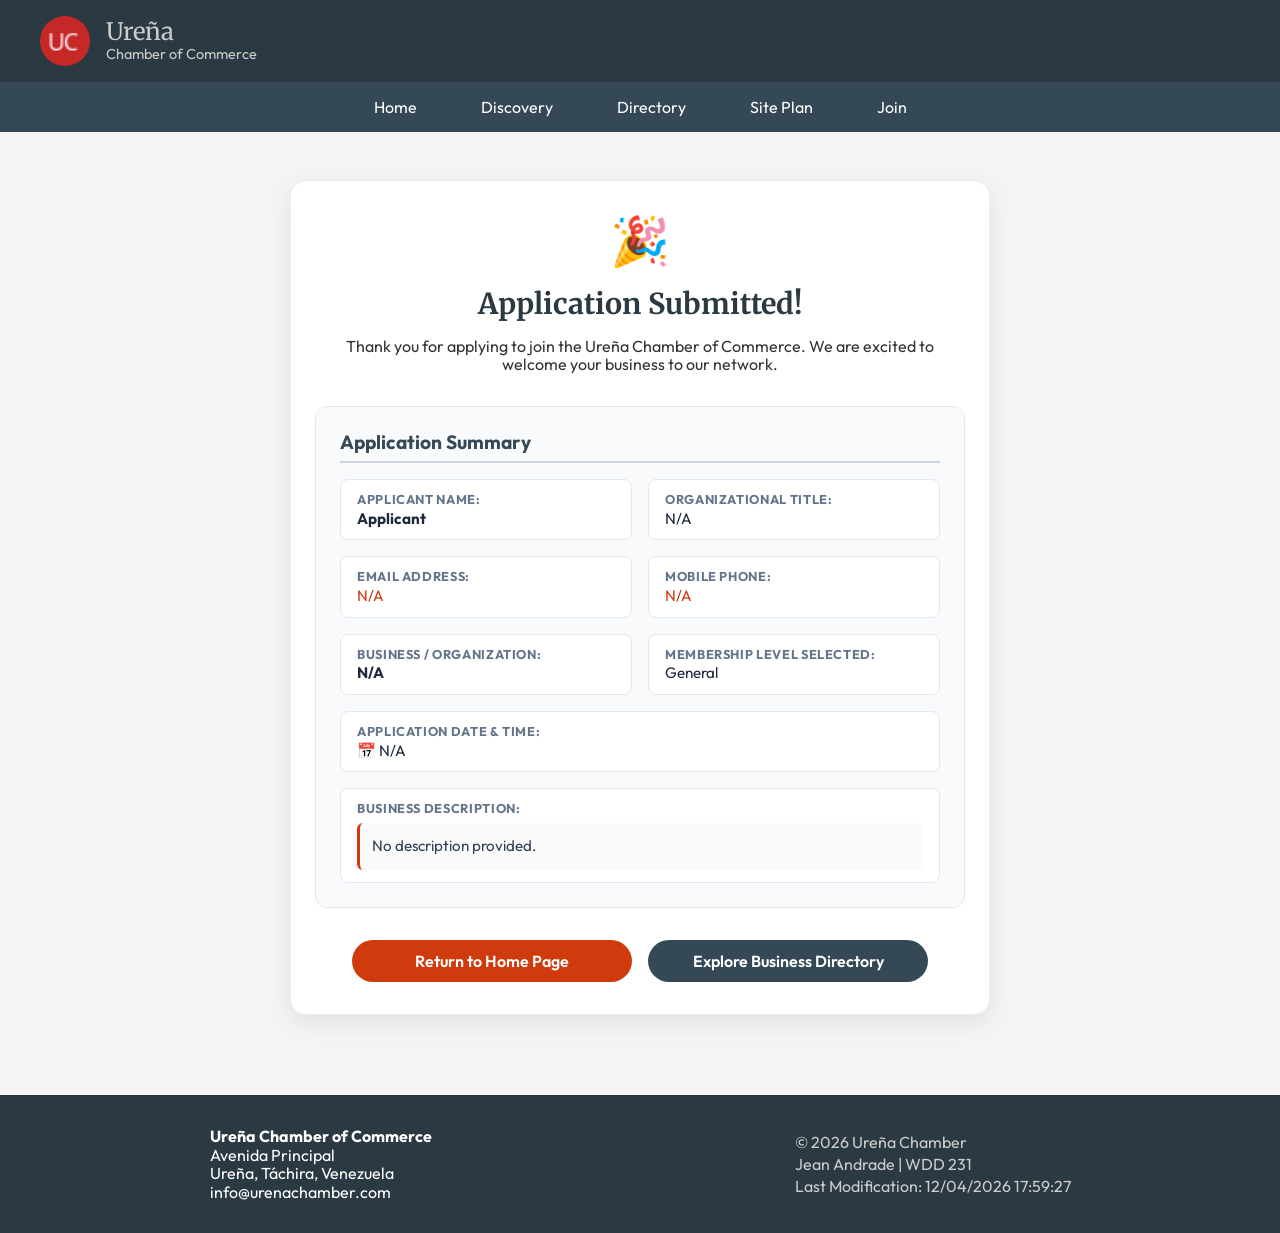
<file: chamber/thankyou.html>
<!DOCTYPE html>
<html lang="en-US">
<head>
  <meta charset="utf-8">
  <meta name="viewport" content="width=device-width, initial-scale=1">
  <title>Application Received - Ureña Chamber of Commerce</title>
  <meta name="description" content="Thank you for submitting your membership application to the Ureña Chamber of Commerce.">
  <meta name="author" content="Jean Andrade">

  <!-- Favicon -->
  <link rel="icon" type="image/png" href="images/favicon.png">

  <!-- Google Fonts -->
  <link rel="preconnect" href="https://fonts.googleapis.com">
  <link rel="preconnect" href="https://fonts.gstatic.com" crossorigin>
  <link href="https://fonts.googleapis.com/css2?family=Outfit:wght@400;600;700&family=Merriweather:wght@400;700&display=swap" rel="stylesheet">

  <!-- CSS -->
  <link rel="stylesheet" href="styles/normalize.css">
  <link rel="stylesheet" href="styles/small.css">
  <link rel="stylesheet" href="styles/larger.css" media="screen and (min-width: 600px)">

  <!-- JS -->
  <script src="scripts/navigation.js" defer></script>
  <script src="scripts/thankyou.js" defer></script>
</head>
<body>
  <header>
    <div class="header-content">
      <div class="logo-area">
        <img src="images/favicon.png" alt="Ureña Chamber of Commerce Logo" class="logo">
        <div class="site-title">
          <span class="heading">Ureña</span>
          <span>Chamber of Commerce</span>
        </div>
      </div>
      <button id="menu" aria-label="Menu" aria-expanded="false"></button>
    </div>
  </header>

  <nav>
    <ul class="navigation">
      <li><a href="index.html">Home</a></li>
      <li><a href="#">Discovery</a></li>
      <li><a href="directory.html">Directory</a></li>
      <li><a href="siteplan.html">Site Plan</a></li>
      <li><a href="join.html">Join</a></li>
    </ul>
  </nav>

  <main>
    <section class="thankyou-card">
      <div class="thankyou-header">
        <span class="success-icon">🎉</span>
        <h1>Application Submitted!</h1>
        <p>Thank you for applying to join the Ureña Chamber of Commerce. We are excited to welcome your business to our network.</p>
      </div>

      <div class="summary-box">
        <h2>Application Summary</h2>
        <div id="results">
          <!-- Dynamically populated by thankyou.js using URLSearchParams -->
          <p>Loading application details...</p>
        </div>
      </div>

      <div class="action-row">
        <a href="index.html" class="btn-primary">Return to Home Page</a>
        <a href="directory.html" class="btn-secondary">Explore Business Directory</a>
      </div>
    </section>
  </main>

  <footer>
    <div class="footer-info">
      <div>
        <strong>Ureña Chamber of Commerce</strong><br>
        Avenida Principal<br>
        Ureña, Táchira, Venezuela<br>
        info@urenachamber.com
      </div>
      <div>
        <p>&copy; <span id="currentyear"></span> Ureña Chamber</p>
        <p>Jean Andrade | WDD 231</p>
        <p id="lastModified"></p>
      </div>
    </div>
  </footer>
</body>
</html>
</file>
<file: chamber/styles/small.css>
/* small.css - Mobile First */
:root {
  --primary-color: #2b3a42; /* Dark slate */
  --secondary-color: #344955; /* Slate Gray (Calibrated for AAA contrast) */
  --accent-color: #d03b0d;  /* Vibrant Terracotta Orange (Calibrated for 5.4:1 AA contrast) */
  --bg-color: #f4f4f4;
  --card-bg: #ffffff;
  --text-color: #333333;
  --font-family: 'Outfit', sans-serif;
  --font-heading: 'Merriweather', serif;
  --border-radius: 8px;
}

* {
  box-sizing: border-box;
}

body {
  font-family: var(--font-family);
  background-color: var(--bg-color);
  color: var(--text-color);
  margin: 0;
  padding: 0;
}

header {
  background-color: var(--primary-color);
  color: white;
  padding: 1rem;
}

.header-content {
  display: flex;
  justify-content: space-between;
  align-items: center;
}

.logo-area {
  display: flex;
  align-items: center;
  gap: 1rem;
}

.logo {
  border-radius: 50%;
  width: 50px;
  height: 50px;
}

.site-title .heading {
  margin: 0;
  font-size: 1.5rem;
  line-height: 1;
  font-family: var(--font-heading);
  display: block;
}

.site-title span {
  font-size: 0.9rem;
  color: #ccc;
}

#menu {
  background: none;
  border: none;
  color: white;
  font-size: 2rem;
  cursor: pointer;
}

#menu::before {
  content: "☰";
}
#menu.open::before {
  content: "✖";
}

nav {
  background-color: var(--secondary-color);
}

.navigation {
  list-style: none;
  margin: 0;
  padding: 0;
  display: none;
  flex-direction: column;
}

.navigation.open {
  display: flex;
}

.navigation li a {
  display: block;
  padding: 1rem;
  color: white;
  text-decoration: none;
  text-align: center;
  transition: background-color 0.3s;
}

.navigation li a:hover,
.navigation li a.active {
  background-color: var(--accent-color);
}

main {
  padding: 1rem;
  max-width: 1200px;
  margin: 0 auto;
}

main h1 {
  text-align: center;
  font-family: var(--font-heading);
  color: var(--primary-color);
  font-size: 1.8rem;
  margin-bottom: 1.5rem;
}

.title-container h2 {
  text-align: center;
  color: var(--primary-color);
  margin-bottom: 1rem;
  font-family: var(--font-heading);
}

.directory-controls {
  text-align: center;
  margin-bottom: 2rem;
}

.directory-controls button {
  padding: 0.5rem 1rem;
  font-size: 1rem;
  cursor: pointer;
  border: 1px solid #ccc;
  background-color: #eee;
  border-radius: var(--border-radius);
  margin: 0 0.5rem;
}

.directory-controls button.active {
  background-color: var(--primary-color);
  color: white;
  border-color: var(--primary-color);
}

/* Base card styling (used in both Grid and List via variations) */
.member-card {
  background-color: var(--card-bg);
  border: 1px solid #ddd;
  border-radius: var(--border-radius);
  padding: 1.5rem;
  box-shadow: 0 2px 5px rgba(0,0,0,0.1);
  text-align: center;
  margin-bottom: 1rem;
}

.member-card img {
  max-width: 100px;
  height: auto;
  border-radius: 50%;
  margin-bottom: 1rem;
}

.member-card h3 {
  color: var(--primary-color);
  margin: 0 0 0.5rem 0;
}

.member-card p {
  margin: 0.25rem 0;
  font-size: 0.95rem;
}

.member-card a {
  color: var(--accent-color);
  text-decoration: none;
  font-weight: bold;
}

/* List view styling override (default is mobile stacked so it looks similar on mobile) */
.list .member-card {
  text-align: left;
  display: block;
}
.list .member-card img {
  display: none; /* Hide images in list view */
}

footer {
  background-color: var(--primary-color);
  color: white;
  padding: 2rem 1rem;
  margin-top: 2rem;
}

.footer-info {
  display: flex;
  flex-direction: column;
  gap: 1.5rem;
  text-align: center;
}

.footer-info p {
  margin: 0.25rem 0;
  color: #ccc;
}

/* ── Hero Banner ──────────────────────────────────────── */
.hero {
  position: relative;
  border-radius: var(--border-radius);
  overflow: hidden;
  margin-bottom: 2rem;
  min-height: 360px;
  display: flex;
  align-items: center;
  justify-content: center;
  text-align: center;
  color: white;
  box-shadow: var(--box-shadow);
}

.hero-bg,
.hero-bg img {
  position: absolute;
  top: 0;
  left: 0;
  width: 100%;
  height: 100%;
  object-fit: cover;
  object-position: center;
  z-index: 1;
}

.hero-overlay {
  position: absolute;
  top: 0;
  left: 0;
  width: 100%;
  height: 100%;
  background: linear-gradient(135deg, rgba(16, 37, 66, 0.7) 0%, rgba(10, 18, 32, 0.82) 100%);
  z-index: 2;
}

.hero-content {
  position: relative;
  z-index: 3;
  padding: 3.5rem 1.5rem;
  max-width: 750px;
}

.hero h2 {
  font-size: 2.2rem;
  margin: 0 0 1rem 0;
  font-weight: 700;
  font-family: var(--font-heading);
  text-shadow: 0 2px 4px rgba(0, 0, 0, 0.4);
}

.hero p {
  font-size: 1.1rem;
  color: #f0f4f8;
  margin-bottom: 1.5rem;
  line-height: 1.6;
  text-shadow: 0 1px 3px rgba(0, 0, 0, 0.4);
}

@keyframes pulseGlow {
  0%, 100% {
    box-shadow: 0 0 0 0 rgba(208, 59, 13, 0.5);
  }
  50% {
    box-shadow: 0 0 0 14px rgba(208, 59, 13, 0);
  }
}

.hero-btn {
  display: inline-block;
  background-color: var(--accent-color);
  color: white;
  padding: 0.75rem 2rem;
  border-radius: 50px;
  font-weight: 600;
  text-decoration: none;
  font-size: 1rem;
  animation: pulseGlow 2.5s infinite;
  transition: background-color 0.3s, transform 0.2s, box-shadow 0.3s;
}

.hero-btn:hover {
  background-color: #ad2e09;
  transform: translateY(-3px) scale(1.03);
}

/* ── Info Cards ───────────────────────────────────────── */
.info-cards {
  display: flex;
  flex-direction: column;
  gap: 1rem;
  margin-bottom: 2rem;
}

.info-card {
  background-color: var(--card-bg);
  border: 1px solid #ddd;
  border-radius: var(--border-radius);
  padding: 1.25rem 1.5rem;
  display: flex;
  align-items: center;
  gap: 1rem;
  box-shadow: 0 2px 6px rgba(0,0,0,0.07);
  transition: transform 0.25s ease, box-shadow 0.25s ease, border-color 0.25s ease;
}

.info-card:hover {
  transform: translateY(-3px);
  border-color: #bbb;
  box-shadow: 0 8px 18px rgba(0,0,0,0.1);
}

@keyframes floatIcon {
  0%, 100% {
    transform: translateY(0);
  }
  50% {
    transform: translateY(-4px);
  }
}

.info-icon {
  font-size: 2rem;
  line-height: 1;
  animation: floatIcon 3s ease-in-out infinite;
}

.info-card h3 {
  margin: 0 0 0.2rem 0;
  font-size: 1.1rem;
  color: var(--primary-color);
}

.info-card p {
  margin: 0;
  font-size: 0.85rem;
  color: #595959;
}

#weather-forecast {
  margin-top: 5px;
  font-size: 0.85em;
  text-align: left;
}

#forecast-list {
  list-style: none;
  padding: 0;
  margin: 0;
}

/* ── Home Grid ────────────────────────────────────────── */
.home-grid {
  display: flex;
  flex-direction: column;
  gap: 2rem;
}

/* ── Events Section ───────────────────────────────────── */
.events-section h2,
.spotlights-section h2 {
  color: var(--primary-color);
  font-size: 1.4rem;
  font-family: var(--font-heading);
  border-bottom: 3px solid var(--accent-color);
  padding-bottom: 0.5rem;
  margin-bottom: 1.25rem;
}

.event-card {
  background-color: var(--card-bg);
  border-left: 4px solid var(--accent-color);
  border-radius: 0 var(--border-radius) var(--border-radius) 0;
  padding: 1.25rem;
  margin-bottom: 1rem;
  box-shadow: 0 2px 6px rgba(0,0,0,0.07);
}

.event-card h3 {
  margin: 0 0 0.4rem 0;
  color: var(--primary-color);
  font-size: 1.05rem;
}

.event-date {
  font-size: 0.85rem;
  color: var(--accent-color);
  font-weight: 600;
  margin: 0 0 0.5rem 0;
}

.event-card p {
  margin: 0 0 0.75rem 0;
  font-size: 0.9rem;
  line-height: 1.5;
  color: #555;
}

.event-badge {
  display: inline-block;
  background-color: #e8f0fe;
  color: #1557b0;
  border-radius: 20px;
  padding: 0.25rem 0.75rem;
  font-size: 0.78rem;
  font-weight: 600;
}

/* ── Spotlight Cards ──────────────────────────────────── */
.spotlight-card {
  background-color: var(--card-bg);
  border: 1px solid #ddd;
  border-radius: var(--border-radius);
  padding: 1.25rem;
  margin-bottom: 1rem;
  display: flex;
  align-items: center;
  gap: 1rem;
  box-shadow: 0 2px 6px rgba(0,0,0,0.07);
}

.spotlight-card img {
  width: 60px;
  height: 60px;
  border-radius: 50%;
  object-fit: cover;
  border: 2px solid #ddd;
  flex-shrink: 0;
}

.spotlight-info h3 {
  margin: 0 0 0.25rem 0;
  color: var(--primary-color);
  font-size: 1rem;
}

.spotlight-info p {
  margin: 0 0 0.2rem 0;
  font-size: 0.85rem;
  color: #595959;
}

.spotlight-info a {
  display: block;
  color: var(--accent-color);
  font-size: 0.82rem;
  text-decoration: none;
  margin-bottom: 0.4rem;
  word-break: break-all;
}

/* ── Membership Badges ────────────────────────────────── */
.membership-badge {
  display: inline-block;
  border-radius: 20px;
  padding: 0.2rem 0.65rem;
  font-size: 0.75rem;
  font-weight: 700;
  text-transform: uppercase;
  letter-spacing: 0.05em;
}

.badge-gold {
  background-color: #fef3d6;
  color: #8c5800;
  border: 1px solid #d99b00;
}

.badge-silver {
  background-color: #edf2f7;
  color: #4a5568;
  border: 1px solid #cbd5e0;
}

.badge-bronze {
  background-color: #fbe9e7;
  color: #a42c06;
  border: 1px solid #a42c06;
}

/* ── Join Page Form & Cards Layout ──────────────────────── */
.join-container {
  display: flex;
  flex-direction: column;
  gap: 2rem;
  margin-top: 1.5rem;
}

.form-section, .cards-section {
  background-color: var(--card-bg);
  border: 1px solid #ddd;
  border-radius: var(--border-radius);
  padding: 1.5rem;
  box-shadow: 0 4px 12px rgba(0, 0, 0, 0.05);
}

.form-section h2, .cards-section h2 {
  color: var(--primary-color);
  font-family: var(--font-heading);
  margin-top: 0;
  margin-bottom: 1.25rem;
  border-bottom: 2px solid var(--secondary-color);
  padding-bottom: 0.5rem;
}

fieldset {
  border: 1px solid #ccc;
  border-radius: 8px;
  padding: 1.25rem;
  margin-bottom: 1.5rem;
  background-color: #fafafa;
}

legend {
  font-weight: 700;
  color: var(--primary-color);
  padding: 0 0.5rem;
  font-size: 1rem;
}

label {
  display: block;
  font-size: 0.9rem;
  font-weight: 600;
  color: #333;
  margin-bottom: 1rem;
}

label input[type="text"],
label input[type="email"],
label input[type="tel"],
label textarea {
  display: block;
  width: 100%;
  padding: 0.75rem;
  margin-top: 0.35rem;
  border: 1px solid #bbb;
  border-radius: 6px;
  font-family: var(--font-family);
  font-size: 0.95rem;
  box-shadow: inset 0 1px 3px rgba(0,0,0,0.05);
  transition: border-color 0.3s, box-shadow 0.3s;
}

label input:focus,
label textarea:focus {
  outline: none;
  border-color: var(--accent-color);
  box-shadow: 0 0 8px rgba(208, 59, 13, 0.25);
}

.membership-selection {
  margin-bottom: 1rem;
}

.select-label {
  display: block;
  font-weight: 700;
  margin-bottom: 0.5rem;
  color: var(--primary-color);
  font-size: 0.9rem;
}

.radio-label {
  display: flex;
  align-items: center;
  gap: 0.5rem;
  font-weight: 500;
  margin-bottom: 0.5rem;
  cursor: pointer;
}

.radio-label input[type="radio"] {
  accent-color: var(--accent-color);
  width: 18px;
  height: 18px;
}

.submit-btn {
  background-color: var(--accent-color);
  color: white;
  border: none;
  padding: 0.85rem 2rem;
  border-radius: 50px;
  font-size: 1.05rem;
  font-weight: 700;
  cursor: pointer;
  width: 100%;
  transition: background-color 0.3s, transform 0.2s, box-shadow 0.3s;
}

.submit-btn:hover {
  background-color: #ad2e09;
  transform: translateY(-2px);
  box-shadow: 0 4px 12px rgba(208, 59, 13, 0.3);
}

/* Membership Tier Cards */
.membership-cards {
  display: flex;
  flex-direction: column;
  gap: 1.25rem;
}

.tier-card {
  border-radius: 16px;
  padding: 1.75rem 1.5rem;
  border: 1px solid #e2e8f0;
  background-color: #ffffff;
  text-align: center;
  box-shadow: 0 4px 12px rgba(0, 0, 0, 0.04);
  transition: transform 0.3s cubic-bezier(0.16, 1, 0.3, 1), box-shadow 0.3s cubic-bezier(0.16, 1, 0.3, 1);
  position: relative;
  overflow: hidden;
}

/* Tier-specific gradient backgrounds */
.tier-card.np {
  background: linear-gradient(145deg, #eef6ff 0%, #ffffff 60%);
}

/* Bronze — rich copper-orange wash */
.tier-card.bronze {
  background: linear-gradient(145deg, #fde8c8 0%, #fff5eb 45%, #ffffff 100%);
}

/* Bronze diagonal shimmer stripe */
.tier-card.bronze::before {
  content: '';
  position: absolute;
  top: 0; left: 0; right: 0; bottom: 0;
  background: linear-gradient(
    120deg,
    transparent 30%,
    rgba(184, 115, 51, 0.05) 45%,
    rgba(205, 140, 70, 0.08) 50%,
    rgba(184, 115, 51, 0.05) 55%,
    transparent 70%
  );
  pointer-events: none;
  border-radius: 16px;
}

/* Silver — cool steel-blue wash */
.tier-card.silver {
  background: linear-gradient(145deg, #d0dff0 0%, #e8eef7 45%, #f8fafc 100%);
}

/* Silver diagonal chrome shimmer */
.tier-card.silver::before {
  content: '';
  position: absolute;
  top: 0; left: 0; right: 0; bottom: 0;
  background: linear-gradient(
    120deg,
    transparent 30%,
    rgba(200, 215, 235, 0.07) 43%,
    rgba(240, 245, 255, 0.2) 50%,
    rgba(200, 215, 235, 0.07) 57%,
    transparent 70%
  );
  pointer-events: none;
  border-radius: 16px;
}

/* Gold — rich amber-champagne wash */
.tier-card.gold {
  background: linear-gradient(145deg, #fef08a 0%, #fde68a 30%, #fef3c7 65%, #fffdf0 100%);
}

/* Gold diagonal shimmer — bright specular highlight */
.tier-card.gold::before {
  content: '';
  position: absolute;
  top: 0; left: 0; right: 0; bottom: 0;
  background: linear-gradient(
    115deg,
    transparent 25%,
    rgba(255, 230, 80, 0.06) 40%,
    rgba(255, 255, 180, 0.18) 50%,
    rgba(255, 230, 80, 0.06) 60%,
    transparent 75%
  );
  pointer-events: none;
  border-radius: 16px;
}

/* Large decorative background icon */
.tier-bg-icon {
  position: absolute;
  bottom: -10px;
  right: -5px;
  font-size: 5.5rem;
  opacity: 0.07;
  pointer-events: none;
  user-select: none;
  line-height: 1;
  transition: opacity 0.3s ease, transform 0.3s ease;
}

.tier-card:hover .tier-bg-icon {
  opacity: 0.12;
  transform: scale(1.08) rotate(-5deg);
}

/* Small inline icon beside heading */
.tier-icon {
  font-size: 1.15rem;
  vertical-align: middle;
  margin-right: 0.2rem;
}

.tier-card h3 {
  margin: 0 0 0.5rem 0;
  color: var(--primary-color);
  font-size: 1.25rem;
  display: flex;
  align-items: center;
  justify-content: center;
  gap: 0.35rem;
}

.tier-card .price {
  font-size: 1.35rem;
  font-weight: 700;
  color: var(--accent-color);
  margin-bottom: 0.75rem;
}

/* Tier-Specific Glowing Light Aura Effects */
.tier-card.np:hover, .tier-card.np:focus-within {
  transform: translateY(-4px);
  outline: none;
  box-shadow: 0 0 20px rgba(80, 165, 255, 0.65), 0 0 40px rgba(80, 165, 255, 0.3);
}

.tier-card.bronze:hover, .tier-card.bronze:focus-within {
  transform: translateY(-4px);
  outline: none;
  box-shadow: 0 0 20px rgba(184, 115, 51, 0.75), 0 0 40px rgba(184, 115, 51, 0.35);
}

.tier-card.silver:hover, .tier-card.silver:focus-within {
  transform: translateY(-4px);
  outline: none;
  box-shadow: 0 0 20px rgba(192, 192, 210, 0.85), 0 0 40px rgba(192, 192, 210, 0.45);
}

.tier-card.gold:hover, .tier-card.gold:focus-within {
  transform: translateY(-4px);
  outline: none;
  box-shadow: 0 0 22px rgba(255, 200, 50, 0.85), 0 0 44px rgba(255, 200, 50, 0.4);
}

.benefit-btn {
  color: white;
  border: none;
  padding: 0.6rem 1.5rem;
  border-radius: 50px;
  font-weight: 700;
  font-size: 0.9rem;
  cursor: pointer;
  margin-top: 1rem;
  transition: background-color 0.25s ease, transform 0.25s ease, box-shadow 0.25s ease;
}

/* NP: blue */
.tier-card.np .benefit-btn {
  background: linear-gradient(135deg, #3b82f6, #1d4ed8);
}
.tier-card.np .benefit-btn:hover, .tier-card.np .benefit-btn:focus {
  background: linear-gradient(135deg, #60a5fa, #2563eb);
  transform: translateY(-2px);
  box-shadow: 0 0 14px rgba(80, 165, 255, 0.7);
  outline: none;
}

/* Bronze: copper */
.tier-card.bronze .benefit-btn {
  background: linear-gradient(135deg, #b87333, #8b5a2b);
}
.tier-card.bronze .benefit-btn:hover, .tier-card.bronze .benefit-btn:focus {
  background: linear-gradient(135deg, #cd853f, #a0522d);
  transform: translateY(-2px);
  box-shadow: 0 0 14px rgba(184, 115, 51, 0.75);
  outline: none;
}

/* Silver: steel */
.tier-card.silver .benefit-btn {
  background: linear-gradient(135deg, #94a3b8, #64748b);
}
.tier-card.silver .benefit-btn:hover, .tier-card.silver .benefit-btn:focus {
  background: linear-gradient(135deg, #cbd5e1, #94a3b8);
  color: #1e293b;
  transform: translateY(-2px);
  box-shadow: 0 0 14px rgba(192, 192, 210, 0.85);
  outline: none;
}

/* Gold: amber */
.tier-card.gold .benefit-btn {
  background: linear-gradient(135deg, #f59e0b, #b45309);
}
.tier-card.gold .benefit-btn:hover, .tier-card.gold .benefit-btn:focus {
  background: linear-gradient(135deg, #fbbf24, #d97706);
  transform: translateY(-2px);
  box-shadow: 0 0 16px rgba(255, 200, 50, 0.85);
  outline: none;
}

/* Membership Dialog Modals */
dialog {
  border: none;
  border-radius: 16px;
  padding: 2rem;
  max-width: 90vw;
  width: 480px;
  box-shadow: 0 15px 35px rgba(0, 0, 0, 0.3);
  background-color: white;
  position: fixed;
  top: 50%;
  left: 50%;
  transform: translate(-50%, -50%);
  margin: 0;
  z-index: 1000;
}

dialog::backdrop {
  background-color: rgba(0, 0, 0, 0.65);
  backdrop-filter: blur(4px);
}

dialog h2 {
  color: var(--primary-color);
  margin-top: 0;
  margin-bottom: 0.25rem;
  font-size: 1.4rem;
}

.tier-subtitle {
  color: var(--accent-color);
  font-weight: 600;
  font-size: 0.9rem;
  margin-bottom: 1rem;
}

dialog ul {
  padding-left: 1.25rem;
  line-height: 1.6;
}

dialog ul li {
  margin-bottom: 0.5rem;
  color: #333;
}

.close-modal {
  position: absolute;
  top: 1rem;
  right: 1rem;
  background: rgba(0,0,0,0.05);
  border: none;
  font-size: 1.1rem;
  cursor: pointer;
  width: 32px;
  height: 32px;
  border-radius: 50%;
  display: flex;
  align-items: center;
  justify-content: center;
  transition: background-color 0.2s, transform 0.2s;
}

.close-modal:hover {
  background-color: #ef4444;
  color: white;
  transform: scale(1.1);
}

/* ── Thank You Page Styles ──────────────────────────────── */
.thankyou-card {
  background-color: white;
  border-radius: 16px;
  padding: 2rem 1.5rem;
  margin: 2rem auto;
  max-width: 700px;
  box-shadow: 0 8px 24px rgba(0, 0, 0, 0.08);
  border: 1px solid #eee;
}

.thankyou-header {
  text-align: center;
  margin-bottom: 2rem;
}

.success-icon {
  font-size: 3rem;
  display: block;
  margin-bottom: 0.5rem;
}

.thankyou-header h1 {
  color: var(--primary-color);
  margin-bottom: 0.5rem;
  border: none;
}

.summary-box {
  background-color: #f8fafc;
  border: 1px solid #e2e8f0;
  border-radius: 12px;
  padding: 1.5rem;
  margin-bottom: 2rem;
}

.summary-box h2 {
  color: var(--secondary-color);
  font-size: 1.2rem;
  margin-top: 0;
  margin-bottom: 1rem;
  border-bottom: 2px solid #cbd5e1;
  padding-bottom: 0.5rem;
}

.result-grid {
  display: grid;
  grid-template-columns: 1fr;
  gap: 1rem;
}

.result-item {
  display: flex;
  flex-direction: column;
  background: white;
  padding: 0.75rem 1rem;
  border-radius: 8px;
  border: 1px solid #e2e8f0;
}

.result-label {
  font-size: 0.8rem;
  text-transform: uppercase;
  letter-spacing: 0.05em;
  color: #64748b;
  font-weight: 700;
  margin-bottom: 0.2rem;
}

.result-value {
  color: #1e293b;
  font-size: 0.95rem;
}

.result-value a {
  color: var(--accent-color);
  text-decoration: none;
}

.result-desc {
  color: #334155;
  font-size: 0.95rem;
  line-height: 1.5;
  margin: 0.25rem 0 0 0;
  background: #fafafa;
  padding: 0.75rem;
  border-radius: 6px;
  border-left: 3px solid var(--accent-color);
}

.action-row {
  display: flex;
  flex-direction: column;
  gap: 1rem;
  align-items: center;
}

.btn-primary, .btn-secondary {
  display: inline-block;
  padding: 0.75rem 1.75rem;
  border-radius: 50px;
  font-weight: 600;
  text-decoration: none;
  text-align: center;
  width: 100%;
  max-width: 280px;
  transition: all 0.3s;
}

.btn-primary {
  background-color: var(--accent-color);
  color: white;
}

.btn-primary:hover {
  background-color: #ad2e09;
  transform: translateY(-2px);
}

.btn-secondary {
  background-color: var(--secondary-color);
  color: white;
}

.btn-secondary:hover {
  background-color: var(--primary-color);
  transform: translateY(-2px);
}
</file>
<file: chamber/styles/larger.css>
/* larger.css - Desktop/Tablet */
@media screen and (min-width: 600px) {
  .header-content {
    max-width: 1200px;
    margin: 0 auto;
  }

  #menu {
    display: none;
  }

  .navigation {
    display: flex;
    flex-direction: row;
    justify-content: center;
    max-width: 1200px;
    margin: 0 auto;
  }

  .navigation li a {
    padding: 1rem 2rem;
  }

  /* ── Directory Grid / List ────────────────────────────── */
  .grid {
    display: grid;
    grid-template-columns: repeat(auto-fit, minmax(300px, 1fr));
    gap: 1.5rem;
  }

  .list {
    display: flex;
    flex-direction: column;
    gap: 1rem;
  }

  .list .member-card {
    display: flex;
    align-items: center;
    text-align: left;
    padding: 1rem;
  }

  .list .member-card > * {
    flex: 1;
    margin: 0 1rem;
  }

  .list .member-card h3 {
    flex: 2;
  }

  /* ── Home: Info Cards row ─────────────────────────────── */
  .info-cards {
    flex-direction: row;
  }

  .info-card {
    flex: 1;
  }

  /* ── Home: Events + Spotlights side by side ──────────── */
  .home-grid {
    display: grid;
    grid-template-columns: 1fr 1fr;
    gap: 2rem;
    align-items: start;
  }

  /* ── Hero bigger on desktop ───────────────────────────── */
  .hero {
    min-height: 420px;
  }

  .hero-content {
    padding: 5rem 3rem;
  }

  .hero h2 {
    font-size: 2.8rem;
  }

  /* ── Footer ───────────────────────────────────────────── */
  .footer-info {
    flex-direction: row;
    justify-content: space-around;
    align-items: center;
    max-width: 1200px;
    margin: 0 auto;
    text-align: left;
  }

  /* ── Join Page 2-Column Desktop Grid ─────────────────── */
  .join-container {
    display: grid;
    grid-template-columns: 1fr 1fr;
    gap: 2.5rem;
    align-items: start;
  }

  .membership-cards {
    display: grid;
    grid-template-columns: 1fr;
    gap: 1.25rem;
  }

  .result-grid {
    grid-template-columns: 1fr 1fr;
  }

  .result-item.full-width {
    grid-column: 1 / -1;
  }

  .action-row {
    flex-direction: row;
    justify-content: center;
  }
}
</file>
<file: styles/small.css>
/* small.css - Mobile First */
:root {
  --primary-color: #1b263b;
  --secondary-color: #415a77;
  --accent-color: #0d1b2a;
  --highlight-color: #e0e1dd;
  --background-color: #f0f4f8;
  --text-color: #111111;
  --card-bg: #ffffff;
  --nav-bg: #415a77;
  --font-family: 'Outfit', sans-serif;
  --border-radius: 8px;
}

* {
  box-sizing: border-box;
  margin: 0;
  padding: 0;
}

body {
  font-family: var(--font-family);
  background-color: var(--background-color);
  color: var(--text-color);
  line-height: 1.6;
}

header {
  display: flex;
  align-items: center;
  justify-content: space-between;
  background-color: var(--primary-color);
  color: white;
  padding: 1rem;
}

header img {
  height: 50px;
  width: auto;
}

header span {
  font-size: 1.5rem;
  font-weight: 600;
  flex-grow: 1;
  text-align: center;
}

#menu {
  background: none;
  border: none;
  color: white;
  font-size: 2rem;
  cursor: pointer;
}

#menu::before {
  content: "☰";
}
#menu.open::before {
  content: "✖";
}

nav {
  background-color: var(--nav-bg);
}

.navigation {
  list-style: none;
  display: none;
  flex-direction: column;
}

.navigation.open {
  display: flex;
}

.navigation li a {
  display: block;
  padding: 1rem;
  color: white;
  text-decoration: none;
  text-align: center;
  transition: background-color 0.3s;
}

.navigation li a:hover,
.navigation li a.active {
  background-color: var(--accent-color);
}

main {
  padding: 1rem;
  max-width: 1200px;
  margin: 0 auto;
}

h1 {
  margin-bottom: 1rem;
  color: var(--primary-color);
  border-bottom: 2px solid var(--secondary-color);
  padding-bottom: 0.5rem;
}

.about-card, .photo-card, .courses-card {
  background-color: var(--card-bg);
  border-radius: var(--border-radius);
  padding: 1.5rem;
  margin-bottom: 1.5rem;
  box-shadow: 0 4px 6px rgba(0,0,0,0.1);
}

h2 {
  color: var(--secondary-color);
  margin-bottom: 1rem;
  border-bottom: 1px solid #eee;
  padding-bottom: 0.5rem;
}

.photo-card {
  text-align: center;
}

.photo-card img {
  max-width: 100%;
  height: auto;
  border-radius: 8px;
  border: 4px solid var(--highlight-color);
}

.filter-buttons {
  display: flex;
  gap: 0.5rem;
  margin-bottom: 1rem;
  justify-content: center;
}

.filter-buttons button {
  padding: 0.5rem 1rem;
  border: none;
  background-color: var(--highlight-color);
  color: var(--primary-color);
  border-radius: var(--border-radius);
  cursor: pointer;
  font-weight: 600;
  transition: background-color 0.3s ease, color 0.3s ease, transform 0.2s ease, box-shadow 0.2s ease;
}

.filter-buttons button:hover {
  background-color: #cccccc;
  transform: translateY(-1px);
}

.filter-buttons button.active {
  background-color: var(--primary-color);
  color: white;
  box-shadow: 0 2px 8px rgba(27, 38, 59, 0.25);
}

#course-list {
  display: flex;
  flex-wrap: wrap;
  gap: 1rem;
  justify-content: center;
}

@keyframes fadeInUp {
  from {
    opacity: 0;
    transform: translateY(12px);
  }
  to {
    opacity: 1;
    transform: translateY(0);
  }
}

.course-item {
  background-color: var(--secondary-color);
  color: white;
  padding: 1rem;
  border-radius: var(--border-radius);
  text-align: center;
  font-weight: 600;
  min-width: 120px;
  box-shadow: 0 2px 4px rgba(0,0,0,0.1);
  cursor: pointer;
  animation: fadeInUp 0.4s cubic-bezier(0.16, 1, 0.3, 1) both;
  transition: transform 0.25s ease, box-shadow 0.25s ease, background-color 0.25s ease;
}

.course-item:hover, .course-item:focus {
  transform: translateY(-3px);
  outline: none;
  background-color: #527298;
  box-shadow: 0 0 16px rgba(80, 165, 255, 0.75), 0 0 28px rgba(80, 165, 255, 0.4);
}

.course-item.completed {
  background-color: #2e8b57; /* Sea green for completed courses */
}

.course-item.completed:hover, .course-item.completed:focus {
  background-color: #34a866;
  box-shadow: 0 0 16px rgba(46, 204, 113, 0.85), 0 0 28px rgba(46, 204, 113, 0.45);
}

.course-item .card-check {
  margin-left: 0.35rem;
  font-size: 0.95rem;
}

/* Premium Modal Dialog Styles */
dialog {
  border: none;
  border-radius: 20px;
  padding: 2rem;
  max-width: 90vw;
  width: 520px;
  box-shadow: 0 20px 50px rgba(13, 27, 42, 0.35), 0 0 30px rgba(65, 90, 119, 0.15);
  background: linear-gradient(145deg, #ffffff, #f4f7fb);
  color: var(--text-color);
  position: fixed;
  top: 50%;
  left: 50%;
  transform: translate(-50%, -50%);
  margin: 0;
  z-index: 1000;
  animation: modalSlideUp 0.3s cubic-bezier(0.16, 1, 0.3, 1);
  overflow: hidden;
}

@keyframes modalSlideUp {
  from {
    opacity: 0;
    transform: translate(-50%, -45%) scale(0.95);
  }
  to {
    opacity: 1;
    transform: translate(-50%, -50%) scale(1);
  }
}

dialog::backdrop {
  background: rgba(15, 23, 42, 0.65);
  backdrop-filter: blur(8px);
  -webkit-backdrop-filter: blur(8px);
  animation: backdropFade 0.3s ease;
}

@keyframes backdropFade {
  from { opacity: 0; }
  to { opacity: 1; }
}

#closeModal {
  position: absolute;
  top: 1.25rem;
  right: 1.25rem;
  background: rgba(0, 0, 0, 0.05);
  color: #475569;
  border: 1px solid rgba(0, 0, 0, 0.08);
  font-size: 1.1rem;
  font-weight: bold;
  cursor: pointer;
  width: 36px;
  height: 36px;
  border-radius: 50%;
  display: flex;
  align-items: center;
  justify-content: center;
  transition: all 0.25s ease;
}

#closeModal:hover {
  background-color: #ef4444;
  color: white;
  border-color: #ef4444;
  transform: rotate(90deg) scale(1.1);
  box-shadow: 0 4px 12px rgba(239, 68, 68, 0.35);
}

.modal-header {
  display: flex;
  align-items: center;
  justify-content: space-between;
  gap: 0.75rem;
  margin-bottom: 0.75rem;
  padding-right: 2.5rem;
}

.course-code-badge {
  background: linear-gradient(135deg, #1b263b, #415a77);
  color: white;
  padding: 0.35rem 0.85rem;
  border-radius: 20px;
  font-size: 0.85rem;
  font-weight: 700;
  letter-spacing: 0.5px;
  box-shadow: 0 4px 10px rgba(27, 38, 59, 0.2);
}

.modal-status {
  display: inline-flex;
  align-items: center;
  gap: 0.35rem;
  padding: 0.35rem 0.85rem;
  border-radius: 20px;
  font-size: 0.8rem;
  font-weight: 700;
}

.modal-status.completed {
  background-color: #d1fae5;
  color: #065f46;
  border: 1px solid #a7f3d0;
}

.modal-status.in-progress {
  background-color: #e0f2fe;
  color: #0369a1;
  border: 1px solid #bae6fd;
}

.modal-title {
  color: var(--primary-color);
  font-size: 1.5rem;
  font-weight: 700;
  line-height: 1.3;
  margin-bottom: 1.25rem;
  border: none;
  padding: 0;
}

.modal-meta-grid {
  display: grid;
  grid-template-columns: 1fr 1fr;
  gap: 0.75rem;
  margin-bottom: 1.25rem;
}

.meta-item {
  background: white;
  padding: 0.75rem 1rem;
  border-radius: 12px;
  border: 1px solid #e2e8f0;
  display: flex;
  flex-direction: column;
  box-shadow: 0 2px 5px rgba(0,0,0,0.02);
}

.meta-label {
  font-size: 0.75rem;
  text-transform: uppercase;
  letter-spacing: 0.5px;
  color: #64748b;
  font-weight: 600;
  margin-bottom: 0.25rem;
}

.meta-value {
  font-size: 0.95rem;
  color: #1e293b;
  font-weight: 600;
}

/* Beautiful Card for Course Description */
.modal-description-card {
  position: relative;
  background: linear-gradient(135deg, #ffffff 0%, #f8fafc 100%);
  padding: 1.25rem;
  border-radius: 14px;
  border: 1px solid #e2e8f0;
  border-left: 5px solid #3b82f6;
  box-shadow: 0 4px 15px rgba(0, 0, 0, 0.03);
  margin-bottom: 1.25rem;
  transition: transform 0.2s ease, box-shadow 0.2s ease;
}

.modal-description-card:hover {
  transform: translateY(-2px);
  box-shadow: 0 6px 20px rgba(59, 130, 246, 0.08);
}

.desc-header {
  display: flex;
  align-items: center;
  gap: 0.5rem;
  color: #1e293b;
  font-size: 0.95rem;
  margin-bottom: 0.5rem;
}

.modal-description-card p {
  color: #334155;
  font-size: 0.95rem;
  line-height: 1.6;
  margin: 0;
}

.modal-tech-section {
  display: flex;
  align-items: center;
  gap: 0.75rem;
  flex-wrap: wrap;
}

.tech-label {
  font-weight: 700;
  color: #475569;
  font-size: 0.9rem;
}

.tech-tags-container {
  display: flex;
  gap: 0.5rem;
  flex-wrap: wrap;
}

.tech-tag {
  background: linear-gradient(135deg, #eff6ff, #dbeafe);
  color: #1e40af;
  border: 1px solid #bfdbfe;
  padding: 0.25rem 0.75rem;
  border-radius: 16px;
  font-size: 0.8rem;
  font-weight: 600;
  transition: all 0.2s ease;
}

.tech-tag:hover {
  transform: scale(1.05);
  background: #3b82f6;
  color: white;
}

#total-credits {
  margin-top: 1rem;
  text-align: center;
  font-weight: bold;
}

footer {
  background-color: var(--primary-color);
  color: white;
  text-align: center;
  padding: 1.5rem;
  margin-top: 2rem;
}

.social-links {
  margin-bottom: 1rem;
}

.social-links a {
  display: inline-block;
  margin: 0 0.5rem;
}

.social-links img {
  filter: brightness(0) invert(1);
  transition: transform 0.3s;
}

.social-links img:hover {
  transform: scale(1.1);
}

/* Weather Card Styles */
.weather-card {
  background: linear-gradient(135deg, var(--primary-color), var(--secondary-color));
  color: white;
  border-radius: 16px;
  padding: 2.5rem 1.5rem;
  margin: 3rem auto;
  max-width: 420px;
  box-shadow: 0 12px 30px rgba(27, 38, 59, 0.25);
  text-align: center;
  position: relative;
  overflow: hidden;
  border: 1px solid rgba(255, 255, 255, 0.12);
}

.weather-card::before {
  content: "";
  position: absolute;
  top: -50%;
  right: -50%;
  width: 100%;
  height: 100%;
  background: radial-gradient(circle, rgba(255, 255, 255, 0.1) 0%, transparent 70%);
  border-radius: 50%;
  pointer-events: none;
}

.weather-card h2 {
  color: white;
  font-size: 1.6rem;
  font-weight: 700;
  margin-bottom: 0.5rem;
  border-bottom: none;
  padding-bottom: 0;
  letter-spacing: 0.5px;
}

.weather-card .location {
  color: rgba(255, 255, 255, 0.85);
  font-size: 1.05rem;
  font-weight: 500;
  margin-bottom: 2rem;
  line-height: 1.4;
}

.weather-info {
  display: flex;
  flex-direction: column;
  align-items: center;
  gap: 1.5rem;
}

.temp-container {
  font-size: 4.5rem;
  font-weight: 700;
  color: white;
  line-height: 1;
  text-shadow: 0 2px 10px rgba(0, 0, 0, 0.15);
}

.weather-card figure {
  display: flex;
  flex-direction: column;
  align-items: center;
  margin: 0;
}

.weather-card .icon-backdrop {
  display: flex;
  align-items: center;
  justify-content: center;
  width: 90px;
  height: 90px;
  background: rgba(255, 255, 255, 0.15);
  border-radius: 50%;
  box-shadow: 0 8px 32px 0 rgba(31, 38, 135, 0.2);
  backdrop-filter: blur(4px);
  border: 1px solid rgba(255, 255, 255, 0.18);
  margin-bottom: 0.75rem;
}

.weather-card img {
  width: 75px;
  height: 75px;
  display: block;
}

.weather-card figcaption {
  font-size: 1.2rem;
  font-weight: 600;
  color: white;
  letter-spacing: 0.5px;
  margin-top: 0.5rem;
}
</file>
<file: styles/larger.css>
/* larger.css - Desktop/Tablet */
@media screen and (min-width: 600px) {
  .content-grid {
    display: grid;
    grid-template-columns: 2fr 1fr;
    gap: 1.5rem;
  }

  .about-card, .photo-card {
    margin-bottom: 0;
  }

  #menu {
    display: none;
  }

  .navigation {
    display: flex;
    flex-direction: row;
    justify-content: center;
  }

  .navigation li a {
    padding: 1rem 2rem;
  }

  /* Desktop Weather Card Layout */
  .weather-card {
    max-width: 550px;
    padding: 3rem 2.5rem;
  }

  .weather-info {
    flex-direction: row;
    justify-content: space-around;
    align-items: center;
    gap: 2rem;
    margin-top: 1rem;
  }

  .temp-container {
    font-size: 5.5rem;
  }
}
</file>
<file: chamber/styles/siteplan.css>
/* siteplan.css — Site Plan page-specific styles only
   Shared header/nav/footer styles come from small.css + larger.css */

/* ── Variables used only in siteplan ───────────────────── */
:root {
  --sp-muted:  #595959;
  --sp-card:   #ffffff;
  --sp-radius: 8px;
}

/* ── Main content area ──────────────────────────────────── */
main {
  max-width: 960px;
  margin: 0 auto;
  padding: 2.5rem 1.5rem 4rem;
}

/* ── Section titles (scoped to main to avoid header conflict) */
main h2 {
  font-family: var(--font-heading);
  font-size: 1.6rem;
  color: var(--primary-color);
  border-left: 5px solid var(--accent-color);
  padding-left: 0.85rem;
  margin: 2.5rem 0 1rem;
}

main h3 {
  font-size: 1.05rem;
  color: var(--secondary-color);
  margin: 1.2rem 0 0.4rem;
  font-weight: 700;
  text-transform: uppercase;
  letter-spacing: 0.04em;
}

main p { margin-bottom: 0.9rem; }

/* ── Info box ───────────────────────────────────────────── */
.info-box {
  background: var(--sp-card);
  border: 1px solid #e0e0e0;
  border-radius: var(--sp-radius);
  padding: 1.5rem 1.75rem;
  margin-bottom: 1.25rem;
  box-shadow: 0 2px 8px rgba(0,0,0,0.06);
}

/* ── Color Palette swatches ─────────────────────────────── */
.palette {
  display: flex;
  flex-wrap: wrap;
  gap: 1rem;
  margin: 1rem 0;
}

.swatch {
  display: flex;
  flex-direction: column;
  align-items: center;
  gap: 0.4rem;
  min-width: 110px;
}

.swatch-color {
  width: 100px;
  height: 75px;
  border-radius: var(--sp-radius);
  border: 1px solid rgba(0,0,0,0.1);
  box-shadow: 0 2px 6px rgba(0,0,0,0.1);
}

.swatch-label {
  font-size: 0.82rem;
  font-weight: 600;
  color: var(--sp-muted);
  text-align: center;
}

.swatch-hex {
  font-size: 0.78rem;
  color: #595959;
  font-family: monospace;
}

/* ── Typography preview ─────────────────────────────────── */
.type-preview {
  background: var(--sp-card);
  border: 1px solid #e0e0e0;
  border-radius: var(--sp-radius);
  padding: 1.5rem;
  margin-bottom: 1rem;
  box-shadow: 0 2px 8px rgba(0,0,0,0.06);
}

.type-preview .sample-heading {
  font-family: var(--font-heading);
  font-size: 1.8rem;
  color: var(--primary-color);
  margin-bottom: 0.5rem;
}

.type-preview .sample-body {
  font-family: var(--font-family);
  font-size: 1rem;
  line-height: 1.7;
}

.type-meta {
  margin-top: 0.75rem;
  font-size: 0.82rem;
  color: var(--sp-muted);
  border-top: 1px solid #eee;
  padding-top: 0.6rem;
}

.type-meta strong { color: var(--secondary-color); }

/* ── Wireframe ──────────────────────────────────────────── */
.wireframe-wrap {
  text-align: center;
  margin: 1.25rem 0;
}

.wireframe-wrap img {
  max-width: 100%;
  border: 2px solid #ddd;
  border-radius: var(--sp-radius);
  box-shadow: 0 4px 16px rgba(0,0,0,0.12);
}

.wireframe-wrap figcaption {
  font-size: 0.85rem;
  color: var(--sp-muted);
  margin-top: 0.6rem;
}

/* ── Audience scenarios ─────────────────────────────────── */
.scenarios {
  display: grid;
  grid-template-columns: 1fr 1fr;
  gap: 1rem;
  margin-top: 0.75rem;
}

.scenario-card {
  background: var(--sp-card);
  border-left: 4px solid var(--accent-color);
  border-radius: 0 var(--sp-radius) var(--sp-radius) 0;
  padding: 1rem 1.25rem;
  box-shadow: 0 2px 6px rgba(0,0,0,0.06);
}

.scenario-card h4 {
  color: var(--primary-color);
  font-size: 0.95rem;
  margin-bottom: 0.35rem;
}

.scenario-card p {
  font-size: 0.88rem;
  color: var(--sp-muted);
  margin: 0;
}

/* ── Page list ──────────────────────────────────────────── */
.page-list {
  list-style: none;
  display: grid;
  grid-template-columns: repeat(auto-fit, minmax(180px, 1fr));
  gap: 0.75rem;
  margin-top: 0.75rem;
  padding: 0;
}

.page-list li {
  background: var(--sp-card);
  border: 1px solid #e0e0e0;
  border-radius: var(--sp-radius);
  padding: 0.85rem 1rem;
  font-weight: 600;
  color: var(--primary-color);
  font-size: 0.9rem;
  box-shadow: 0 1px 4px rgba(0,0,0,0.05);
}

.page-list li span {
  display: block;
  font-weight: 400;
  font-size: 0.8rem;
  color: var(--sp-muted);
  margin-top: 0.2rem;
}

/* ── Responsive ─────────────────────────────────────────── */
@media (max-width: 580px) {
  .scenarios { grid-template-columns: 1fr; }
  .palette   { justify-content: center; }
}
</file>
